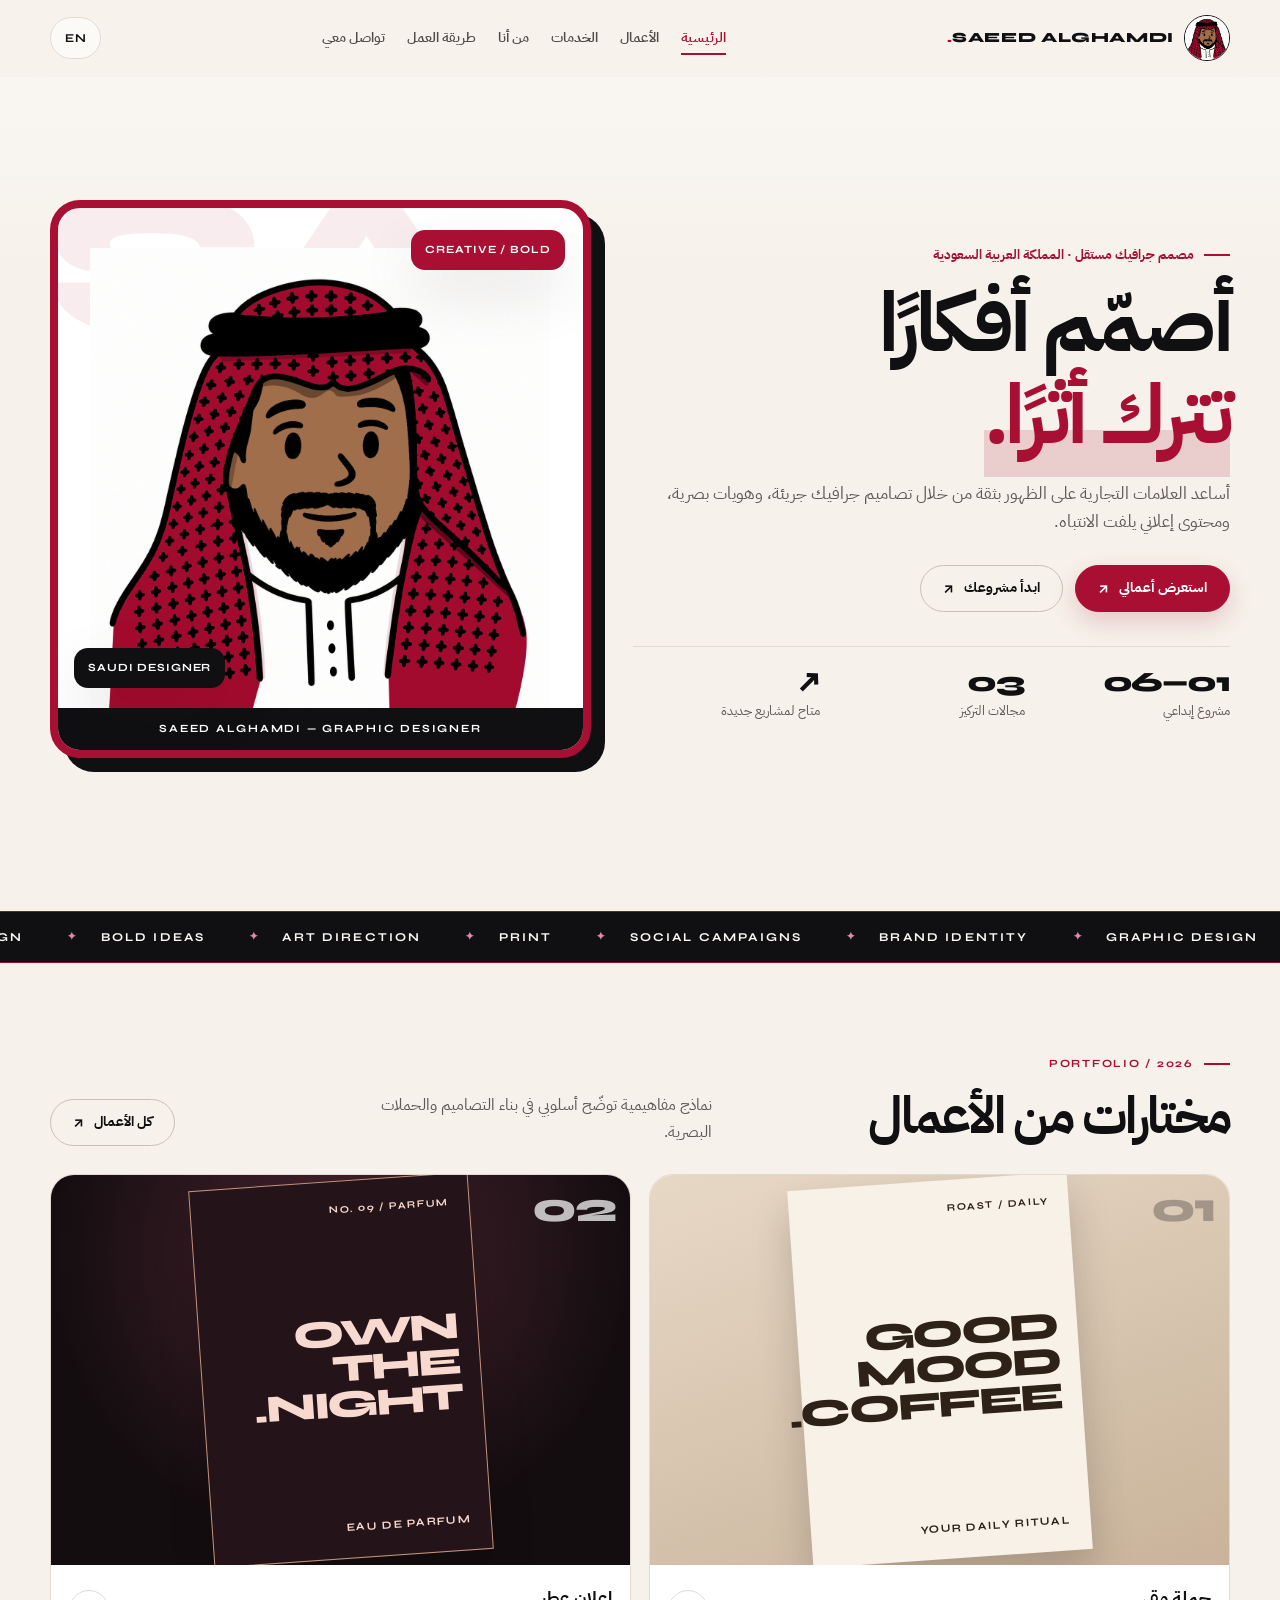
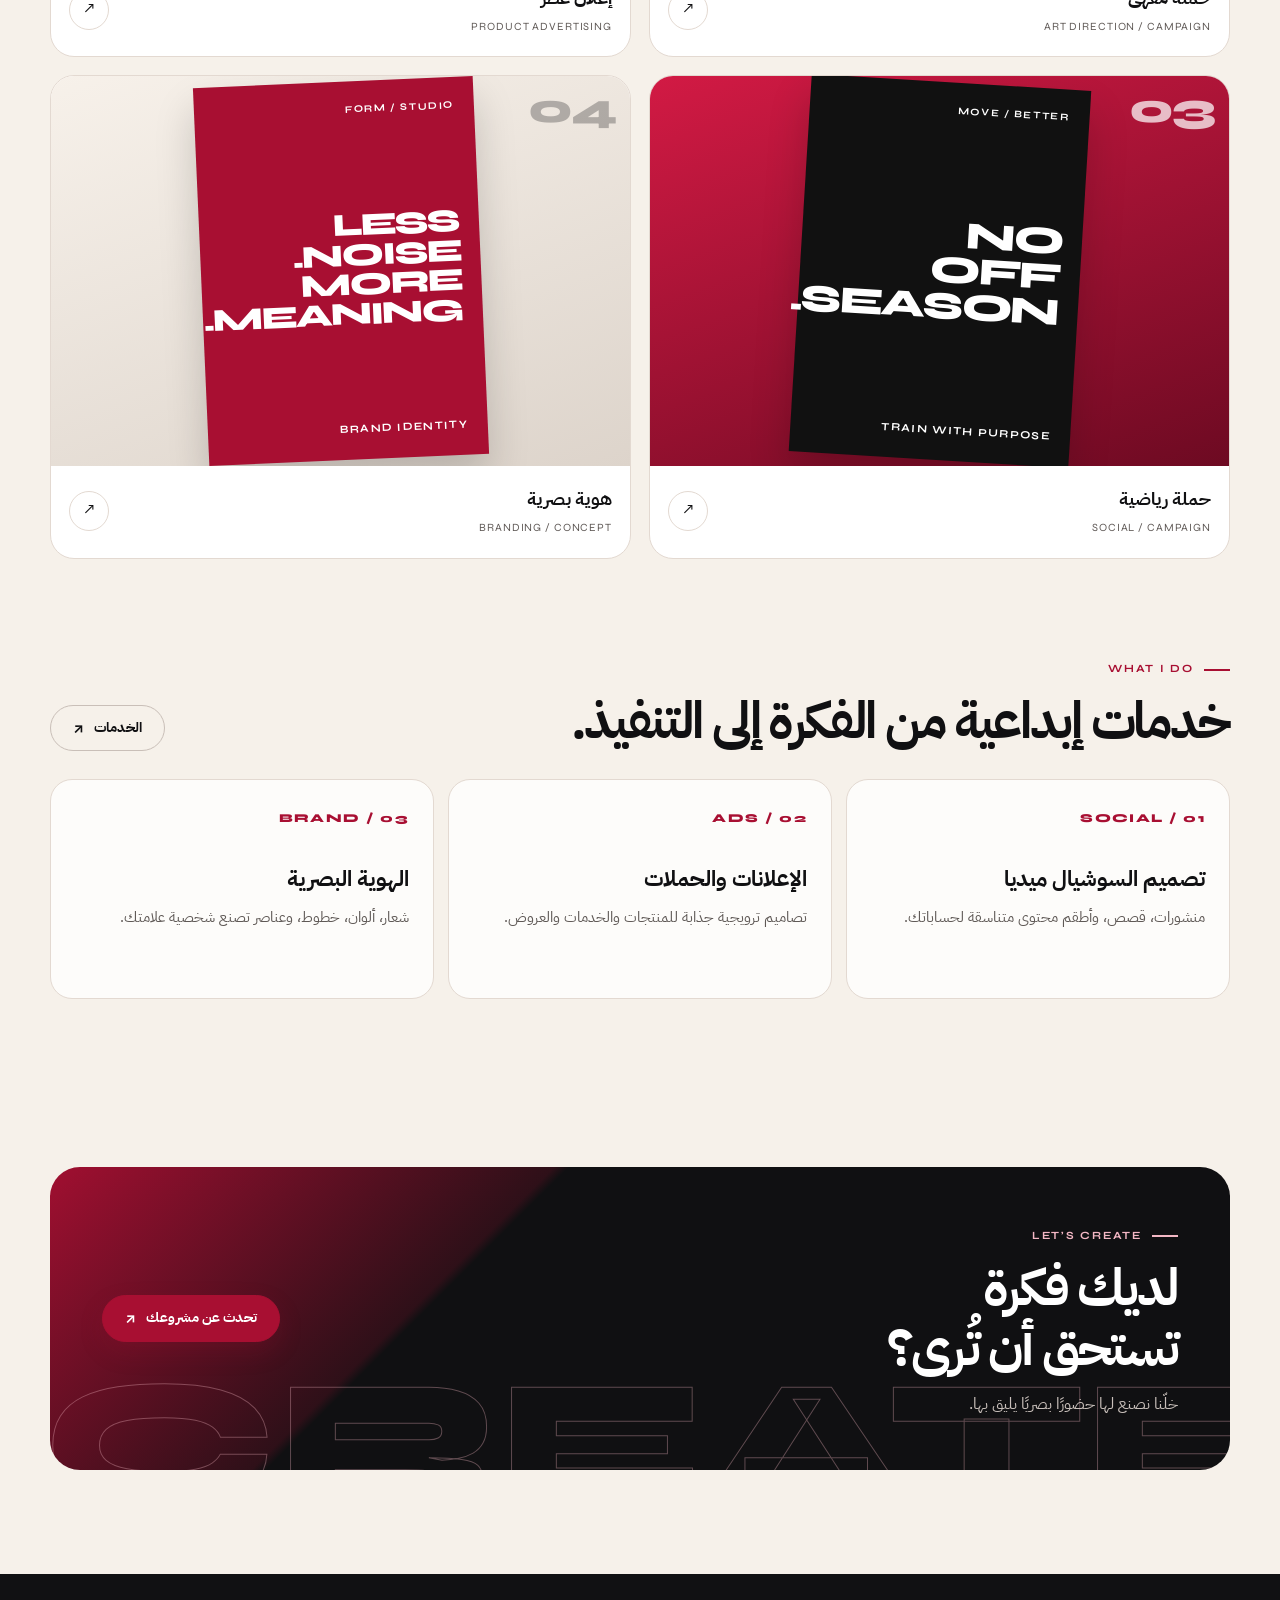
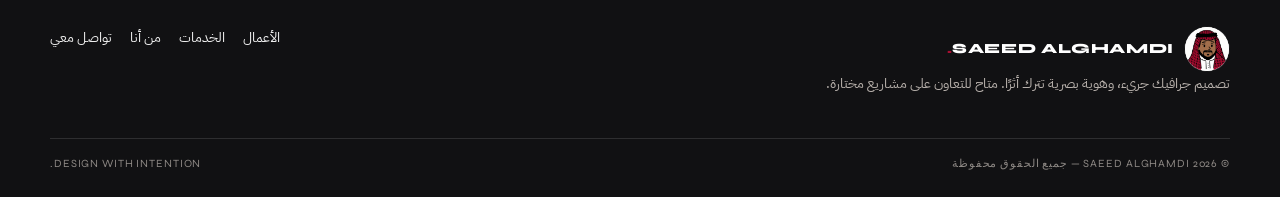
<file: index.html>
<!doctype html>
<html class="js" lang="ar" dir="rtl">
<head>
  <meta charset="utf-8">
  <meta name="viewport" content="width=device-width, initial-scale=1, viewport-fit=cover">
  <meta name="theme-color" content="#a80f32">
  <meta name="color-scheme" content="light">
  <meta name="description" content="Saeed Alghamdi — Independent graphic designer in Saudi Arabia. Bold graphic design, branding and social media campaigns.">
  <title>Saeed Alghamdi</title>
  <link rel="icon" href="assets/saeed-logo.png">
  <link rel="preconnect" href="https://fonts.googleapis.com">
  <link rel="preconnect" href="https://fonts.gstatic.com" crossorigin>
  <link rel="stylesheet" href="https://fonts.googleapis.com/css2?family=IBM+Plex+Sans+Arabic:wght@400;500;600;700&family=Inter:wght@400;500;600;700&family=Syne:wght@600;700;800&display=swap">
  <link rel="stylesheet" href="styles.css">
</head>
<body data-title="Home">
  <a class="skip" href="#main" data-i18n="skip">تخطي إلى المحتوى</a>
  <header class="topbar">
    <div class="container nav">
      <a class="brand" href="index.html">
        <img src="assets/saeed-logo.png" alt="Saeed Alghamdi logo">
        <span>SAEED ALGHAMDI<em>.</em></span>
      </a>
      <nav class="navlinks" id="site-nav" data-i18n-aria="navLabel" aria-label="التنقل الرئيسي">
        <a href="index.html" data-i18n="home">الرئيسية</a>
        <a href="work.html" data-i18n="work">الأعمال</a>
        <a href="services.html" data-i18n="services">الخدمات</a>
        <a href="about.html" data-i18n="about">من أنا</a>
        <a href="process.html" data-i18n="process">طريقة العمل</a>
        <a href="contact.html" data-i18n="contact">تواصل معي</a>
      </nav>
      <div class="navtools">
        <button class="lang" type="button" data-lang-toggle>EN</button>
        <button class="menu-btn" type="button" aria-label="فتح القائمة" aria-expanded="false" aria-controls="site-nav">
          <span class="menu-icon" aria-hidden="true"></span>
        </button>
      </div>
    </div>
  </header>
  <main id="main">
    <section class="hero">
      <div class="container hero-grid">
        <div class="hero-copy reveal">
          <div class="kicker" data-i18n="heroEyebrow">مصمم جرافيك مستقل · المملكة العربية السعودية</div>
          <h1 data-i18n="heroTitle">أصمّم أفكارًا <span>تترك أثرًا.</span></h1>
          <p data-i18n="heroText">أساعد العلامات التجارية على الظهور بثقة من خلال تصاميم جرافيك جريئة، وهويات بصرية، ومحتوى إعلاني يلفت الانتباه.</p>
          <div class="actions">
            <a class="btn with-arrow" href="work.html" data-i18n="viewWork">استعرض أعمالي</a>
            <a class="btn outline with-arrow" href="contact.html" data-i18n="startProject">ابدأ مشروعك</a>
          </div>
          <div class="stats">
            <div class="stat"><strong>01—06</strong><span data-i18n="projects">مشروع إبداعي</span></div>
            <div class="stat"><strong>03</strong><span data-i18n="focus">مجالات التركيز</span></div>
            <div class="stat"><strong>↗</strong><span data-i18n="availability">متاح لمشاريع جديدة</span></div>
          </div>
        </div>
        <div class="hero-art reveal">
          <div class="floating-tag tag-one">CREATIVE / BOLD</div>
          <img src="assets/saeed-logo.png" alt="Saeed Alghamdi illustrated brand mascot">
          <div class="floating-tag tag-two">SAUDI DESIGNER</div>
          <div class="art-caption">SAEED ALGHAMDI — GRAPHIC DESIGNER</div>
        </div>
      </div>
    </section>
    <div class="marquee" aria-hidden="true">
      <div class="marquee-track">
        <div class="marquee-group">
          <span>GRAPHIC DESIGN</span><span>BRAND IDENTITY</span><span>SOCIAL CAMPAIGNS</span><span>PRINT</span><span>ART DIRECTION</span><span>BOLD IDEAS</span>
        </div>
        <div class="marquee-group">
          <span>GRAPHIC DESIGN</span><span>BRAND IDENTITY</span><span>SOCIAL CAMPAIGNS</span><span>PRINT</span><span>ART DIRECTION</span><span>BOLD IDEAS</span>
        </div>
      </div>
    </div>
    <section class="section">
      <div class="container">
        <div class="section-head reveal">
          <div>
            <div class="eyebrow">PORTFOLIO / 2026</div>
            <h2 data-i18n="featured">مختارات من الأعمال</h2>
          </div>
          <p data-i18n="featuredText">نماذج مفاهيمية توضّح أسلوبي في بناء التصاميم والحملات البصرية.</p>
          <a class="btn outline with-arrow" href="work.html" data-i18n="allWork">كل الأعمال</a>
        </div>
        <div class="work-grid">
          <article class="work-card">
            <a href="work.html#coffee">
              <div class="work-visual visual-coffee"><div class="poster"><small>ROAST / DAILY</small><b>GOOD<br>MOOD<br>COFFEE.</b><em>YOUR DAILY RITUAL</em></div></div>
              <div class="work-info"><div><h3 data-i18n="coffee">حملة مقهى</h3><p>ART DIRECTION / CAMPAIGN</p></div><span class="arrow">↗</span></div>
            </a>
          </article>
          <article class="work-card">
            <a href="work.html#perfume">
              <div class="work-visual visual-perfume"><div class="poster"><small>NO. 09 / PARFUM</small><b>OWN<br>THE<br>NIGHT.</b><em>EAU DE PARFUM</em></div></div>
              <div class="work-info"><div><h3 data-i18n="perfume">إعلان عطر</h3><p>PRODUCT ADVERTISING</p></div><span class="arrow">↗</span></div>
            </a>
          </article>
          <article class="work-card">
            <a href="work.html#sport">
              <div class="work-visual visual-sport"><div class="poster"><small>MOVE / BETTER</small><b>NO<br>OFF<br>SEASON.</b><em>TRAIN WITH PURPOSE</em></div></div>
              <div class="work-info"><div><h3 data-i18n="sport">حملة رياضية</h3><p>SOCIAL / CAMPAIGN</p></div><span class="arrow">↗</span></div>
            </a>
          </article>
          <article class="work-card">
            <a href="work.html#identity">
              <div class="work-visual visual-brand"><div class="poster"><small>FORM / STUDIO</small><b>LESS<br>NOISE.<br>MORE<br>MEANING.</b><em>BRAND IDENTITY</em></div></div>
              <div class="work-info"><div><h3 data-i18n="identity">هوية بصرية</h3><p>BRANDING / CONCEPT</p></div><span class="arrow">↗</span></div>
            </a>
          </article>
        </div>
      </div>
    </section>
    <section class="section" style="padding-top:10px">
      <div class="container">
        <div class="section-head reveal">
          <div>
            <div class="eyebrow">WHAT I DO</div>
            <h2 data-i18n="servicesTitle">خدمات إبداعية من الفكرة إلى التنفيذ.</h2>
          </div>
          <a class="btn outline with-arrow" href="services.html" data-i18n="services">الخدمات</a>
        </div>
        <div class="services-grid">
          <div class="service reveal"><span class="num">01 / SOCIAL</span><h3 data-i18n="service1">تصميم السوشيال ميديا</h3><p data-i18n="service1d">منشورات، قصص، وأطقم محتوى متناسقة لحساباتك.</p></div>
          <div class="service reveal"><span class="num">02 / ADS</span><h3 data-i18n="service2">الإعلانات والحملات</h3><p data-i18n="service2d">تصاميم ترويجية جذابة للمنتجات والخدمات والعروض.</p></div>
          <div class="service reveal"><span class="num">03 / BRAND</span><h3 data-i18n="service3">الهوية البصرية</h3><p data-i18n="service3d">شعار، ألوان، خطوط، وعناصر تصنع شخصية علامتك.</p></div>
        </div>
      </div>
    </section>
    <section class="section">
      <div class="container">
        <div class="dark-band reveal">
          <div>
            <div class="eyebrow on-dark">LET’S CREATE</div>
            <h2 data-i18n="ctaTitle">لديك فكرة تستحق أن تُرى؟</h2>
            <p data-i18n="ctaText">خلّنا نصنع لها حضورًا بصريًا يليق بها.</p>
          </div>
          <a class="btn with-arrow" href="contact.html" data-i18n="ctaButton">تحدث عن مشروعك</a>
        </div>
      </div>
    </section>
  </main>
  <footer class="footer">
    <div class="container">
      <div class="footer-top">
        <div>
          <a class="brand brand-light" href="index.html"><img src="assets/saeed-logo.png" alt=""><span>SAEED ALGHAMDI<em>.</em></span></a>
          <p data-i18n="footerText">تصميم جرافيك جريء، وهوية بصرية تترك أثرًا. متاح للتعاون على مشاريع مختارة.</p>
        </div>
        <div class="footer-links">
          <a href="work.html" data-i18n="work">الأعمال</a>
          <a href="services.html" data-i18n="services">الخدمات</a>
          <a href="about.html" data-i18n="about">من أنا</a>
          <a href="contact.html" data-i18n="contact">تواصل معي</a>
        </div>
      </div>
      <div class="copyright">
        <span>© 2026 SAEED ALGHAMDI — <span data-i18n="rights">جميع الحقوق محفوظة</span></span>
        <span>DESIGN WITH INTENTION.</span>
      </div>
    </div>
  </footer>
  <script src="app.js"></script>
</body>
</html>
</file>
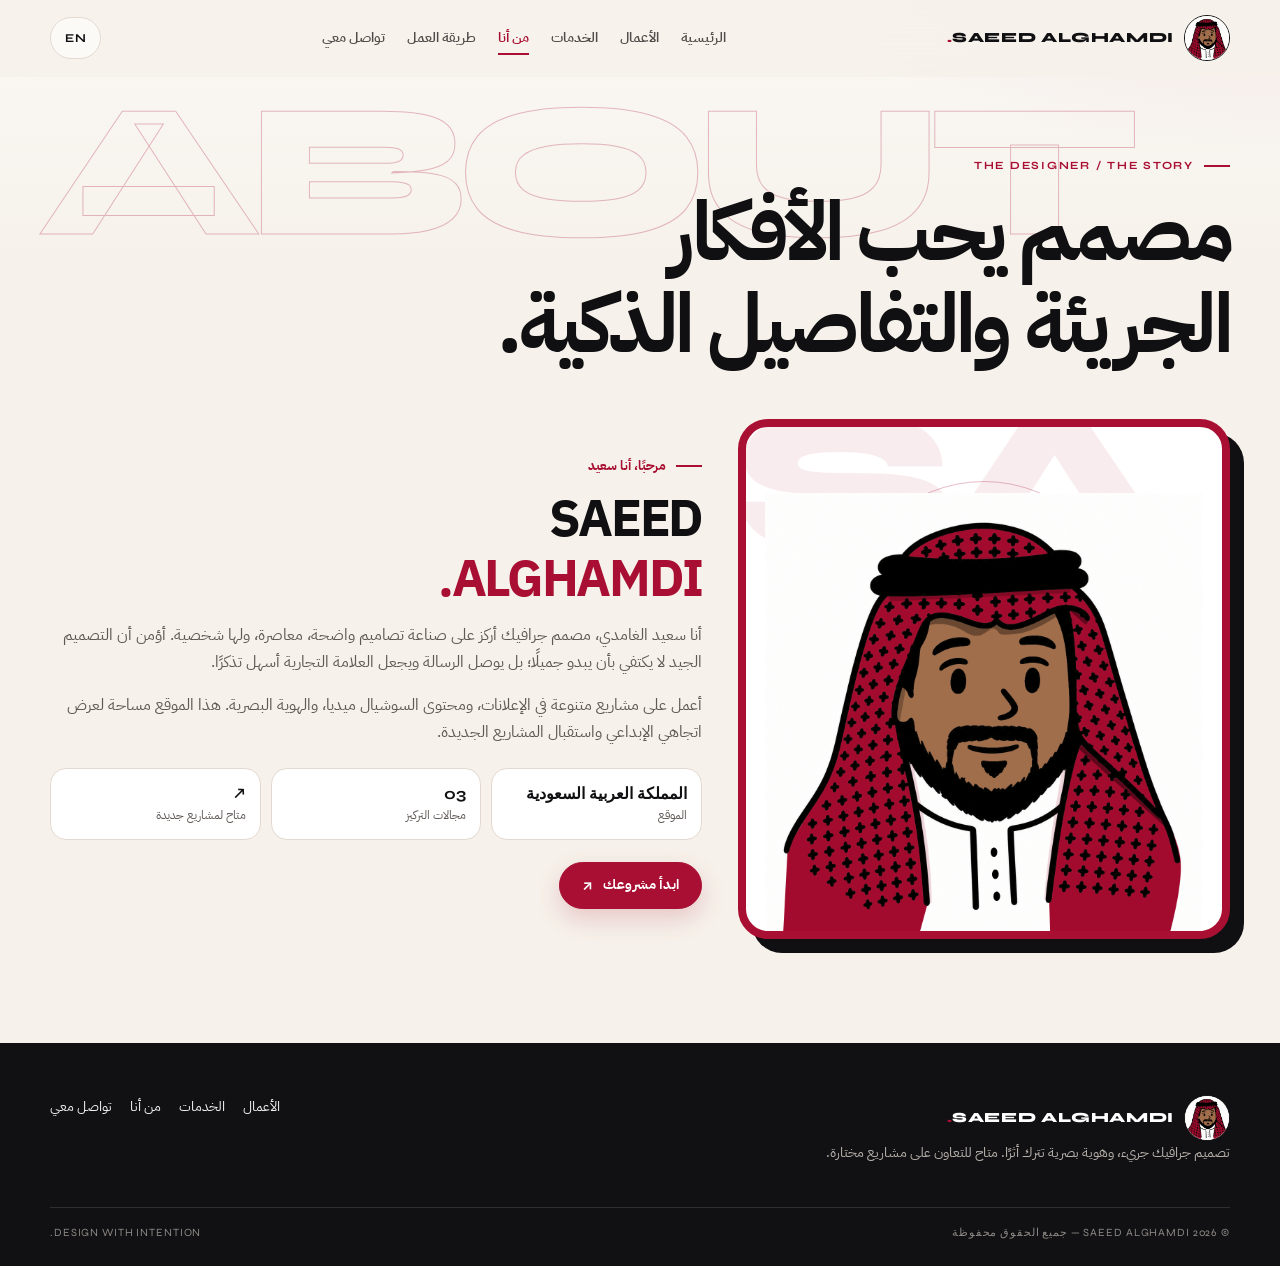
<file: about.html>
<!doctype html>
<html class="js" lang="ar" dir="rtl">
<head>
  <meta charset="utf-8">
  <meta name="viewport" content="width=device-width, initial-scale=1, viewport-fit=cover">
  <meta name="theme-color" content="#a80f32">
  <meta name="color-scheme" content="light">
  <meta name="description" content="Saeed Alghamdi — Independent graphic designer in Saudi Arabia. Bold graphic design, branding and social media campaigns.">
  <title>Saeed Alghamdi</title>
  <link rel="icon" href="assets/saeed-logo.png">
  <link rel="preconnect" href="https://fonts.googleapis.com">
  <link rel="preconnect" href="https://fonts.gstatic.com" crossorigin>
  <link rel="stylesheet" href="https://fonts.googleapis.com/css2?family=IBM+Plex+Sans+Arabic:wght@400;500;600;700&family=Inter:wght@400;500;600;700&family=Syne:wght@600;700;800&display=swap">
  <link rel="stylesheet" href="styles.css">
</head>
<body data-title="About">
  <a class="skip" href="#main" data-i18n="skip">تخطي إلى المحتوى</a>
  <header class="topbar">
    <div class="container nav">
      <a class="brand" href="index.html">
        <img src="assets/saeed-logo.png" alt="Saeed Alghamdi logo">
        <span>SAEED ALGHAMDI<em>.</em></span>
      </a>
      <nav class="navlinks" id="site-nav" data-i18n-aria="navLabel" aria-label="التنقل الرئيسي">
        <a href="index.html" data-i18n="home">الرئيسية</a>
        <a href="work.html" data-i18n="work">الأعمال</a>
        <a href="services.html" data-i18n="services">الخدمات</a>
        <a href="about.html" data-i18n="about">من أنا</a>
        <a href="process.html" data-i18n="process">طريقة العمل</a>
        <a href="contact.html" data-i18n="contact">تواصل معي</a>
      </nav>
      <div class="navtools">
        <button class="lang" type="button" data-lang-toggle>EN</button>
        <button class="menu-btn" type="button" aria-label="فتح القائمة" aria-expanded="false" aria-controls="site-nav">
          <span class="menu-icon" aria-hidden="true"></span>
        </button>
      </div>
    </div>
  </header>
  <main id="main">
    <section class="page-hero" data-mark="ABOUT">
      <div class="container">
        <div class="eyebrow">THE DESIGNER / THE STORY</div>
        <h1 data-i18n="aboutTitle">مصمم يحب الأفكار الجريئة والتفاصيل الذكية.</h1>
      </div>
    </section>
    <section class="section" style="padding-top:10px">
      <div class="container about-grid">
        <div class="about-photo reveal">
          <img src="assets/saeed-logo.png" alt="Saeed Alghamdi illustrated logo">
        </div>
        <div class="about-copy reveal">
          <div class="kicker" data-i18n="aboutHello">مرحبًا، أنا سعيد</div>
          <h2>SAEED<br><span>ALGHAMDI.</span></h2>
          <p data-i18n="aboutText">أنا سعيد الغامدي، مصمم جرافيك أركز على صناعة تصاميم واضحة، معاصرة، ولها شخصية. أؤمن أن التصميم الجيد لا يكتفي بأن يبدو جميلًا؛ بل يوصل الرسالة ويجعل العلامة التجارية أسهل تذكرًا.</p>
          <p data-i18n="aboutNote">أعمل على مشاريع متنوعة في الإعلانات، ومحتوى السوشيال ميديا، والهوية البصرية. هذا الموقع مساحة لعرض اتجاهي الإبداعي واستقبال المشاريع الجديدة.</p>
          <div class="facts">
            <div class="fact"><b data-i18n="locationValue">المملكة العربية السعودية</b><span data-i18n="location">الموقع</span></div>
            <div class="fact"><b>03</b><span data-i18n="focus">مجالات التركيز</span></div>
            <div class="fact"><b>↗</b><span data-i18n="availability">متاح لمشاريع جديدة</span></div>
          </div>
          <a class="btn with-arrow" href="contact.html" data-i18n="startProject">ابدأ مشروعك</a>
        </div>
      </div>
    </section>
  </main>
  <footer class="footer">
    <div class="container">
      <div class="footer-top">
        <div>
          <a class="brand brand-light" href="index.html"><img src="assets/saeed-logo.png" alt=""><span>SAEED ALGHAMDI<em>.</em></span></a>
          <p data-i18n="footerText">تصميم جرافيك جريء، وهوية بصرية تترك أثرًا. متاح للتعاون على مشاريع مختارة.</p>
        </div>
        <div class="footer-links">
          <a href="work.html" data-i18n="work">الأعمال</a>
          <a href="services.html" data-i18n="services">الخدمات</a>
          <a href="about.html" data-i18n="about">من أنا</a>
          <a href="contact.html" data-i18n="contact">تواصل معي</a>
        </div>
      </div>
      <div class="copyright">
        <span>© 2026 SAEED ALGHAMDI — <span data-i18n="rights">جميع الحقوق محفوظة</span></span>
        <span>DESIGN WITH INTENTION.</span>
      </div>
    </div>
  </footer>
  <script src="app.js"></script>
</body>
</html>
</file>
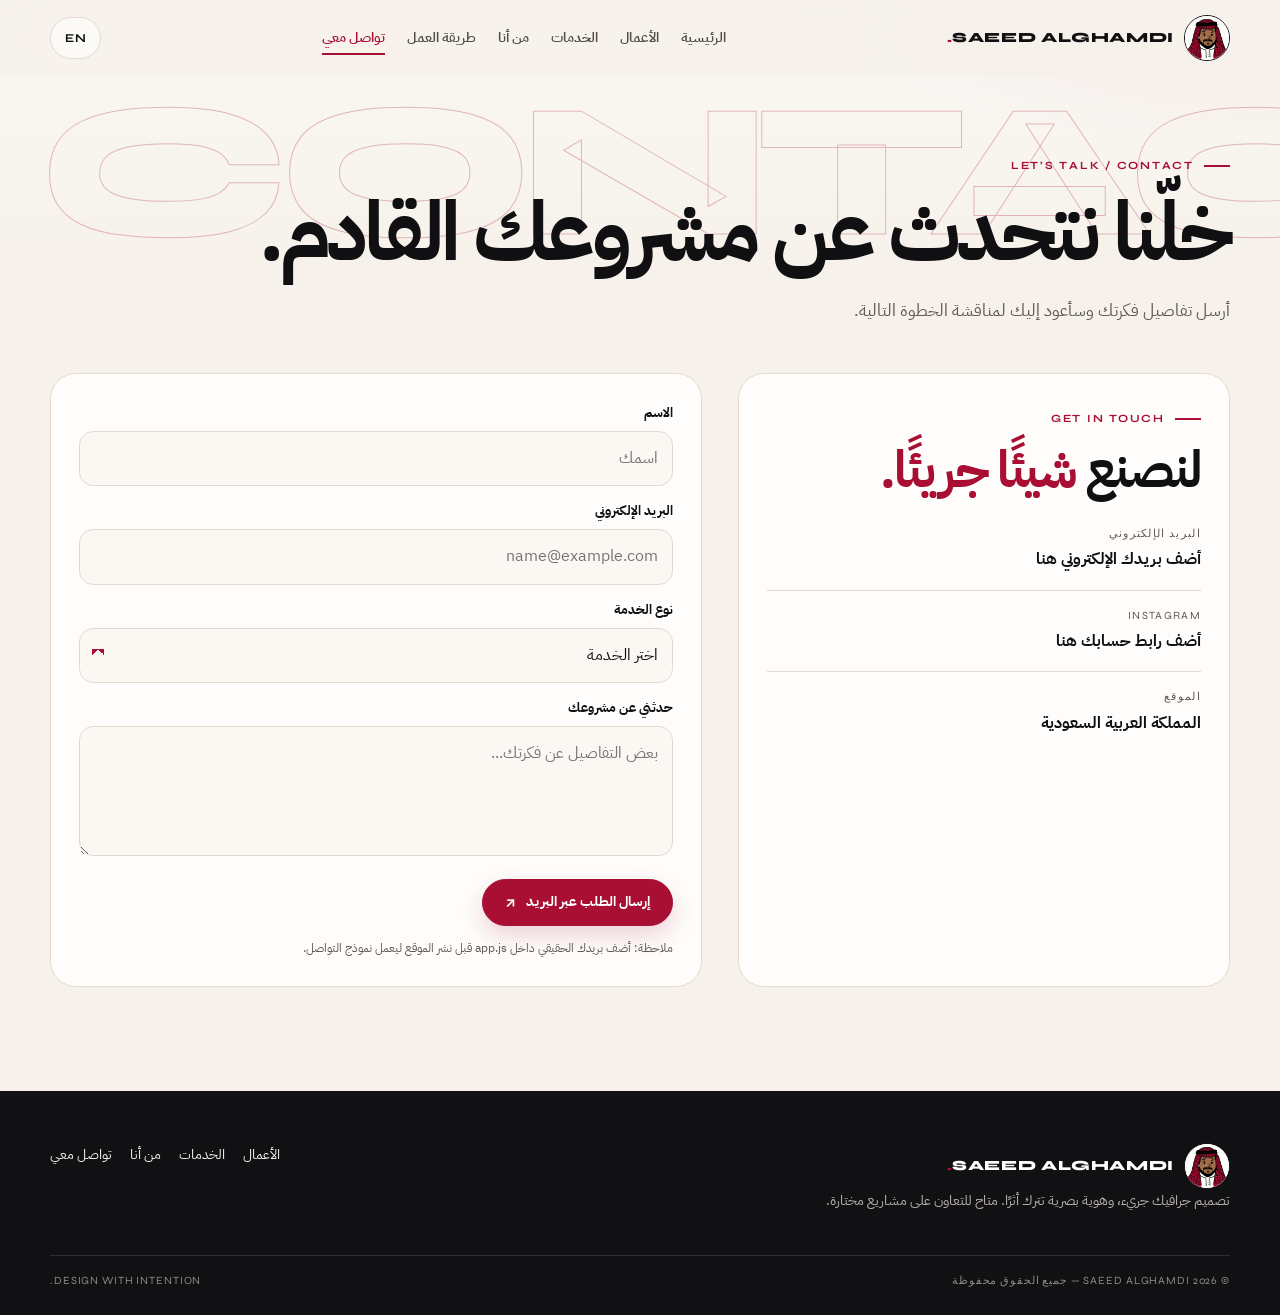
<file: contact.html>
<!doctype html>
<html class="js" lang="ar" dir="rtl">
<head>
  <meta charset="utf-8">
  <meta name="viewport" content="width=device-width, initial-scale=1, viewport-fit=cover">
  <meta name="theme-color" content="#a80f32">
  <meta name="color-scheme" content="light">
  <meta name="description" content="Saeed Alghamdi — Independent graphic designer in Saudi Arabia. Bold graphic design, branding and social media campaigns.">
  <title>Saeed Alghamdi</title>
  <link rel="icon" href="assets/saeed-logo.png">
  <link rel="preconnect" href="https://fonts.googleapis.com">
  <link rel="preconnect" href="https://fonts.gstatic.com" crossorigin>
  <link rel="stylesheet" href="https://fonts.googleapis.com/css2?family=IBM+Plex+Sans+Arabic:wght@400;500;600;700&family=Inter:wght@400;500;600;700&family=Syne:wght@600;700;800&display=swap">
  <link rel="stylesheet" href="styles.css">
</head>
<body data-title="Contact">
  <a class="skip" href="#main" data-i18n="skip">تخطي إلى المحتوى</a>
  <header class="topbar">
    <div class="container nav">
      <a class="brand" href="index.html">
        <img src="assets/saeed-logo.png" alt="Saeed Alghamdi logo">
        <span>SAEED ALGHAMDI<em>.</em></span>
      </a>
      <nav class="navlinks" id="site-nav" data-i18n-aria="navLabel" aria-label="التنقل الرئيسي">
        <a href="index.html" data-i18n="home">الرئيسية</a>
        <a href="work.html" data-i18n="work">الأعمال</a>
        <a href="services.html" data-i18n="services">الخدمات</a>
        <a href="about.html" data-i18n="about">من أنا</a>
        <a href="process.html" data-i18n="process">طريقة العمل</a>
        <a href="contact.html" data-i18n="contact">تواصل معي</a>
      </nav>
      <div class="navtools">
        <button class="lang" type="button" data-lang-toggle>EN</button>
        <button class="menu-btn" type="button" aria-label="فتح القائمة" aria-expanded="false" aria-controls="site-nav">
          <span class="menu-icon" aria-hidden="true"></span>
        </button>
      </div>
    </div>
  </header>
  <main id="main">
    <section class="page-hero" data-mark="CONTACT">
      <div class="container">
        <div class="eyebrow">LET’S TALK / CONTACT</div>
        <h1 data-i18n="contactTitle">خلّنا نتحدث عن مشروعك القادم.</h1>
        <p data-i18n="contactText">أرسل تفاصيل فكرتك وسأعود إليك لمناقشة الخطوة التالية.</p>
      </div>
    </section>
    <section class="section" style="padding-top:10px">
      <div class="container contact-grid">
        <div class="contact-card reveal">
          <div class="eyebrow">GET IN TOUCH</div>
          <h2 data-i18n="contactAside">لنصنع <span>شيئًا جريئًا.</span></h2>
          <div class="contact-line"><small data-i18n="email">البريد الإلكتروني</small><strong>أضف بريدك الإلكتروني هنا</strong></div>
          <div class="contact-line"><small>INSTAGRAM</small><strong>أضف رابط حسابك هنا</strong></div>
          <div class="contact-line"><small data-i18n="location">الموقع</small><strong data-i18n="locationValue">المملكة العربية السعودية</strong></div>
        </div>
        <form class="form-card reveal" id="contact-form">
          <label class="field"><span data-i18n="name">الاسم</span><input name="name" autocomplete="name" required data-i18n-placeholder="phName" placeholder="اسمك"></label>
          <label class="field"><span data-i18n="emailLabel">البريد الإلكتروني</span><input type="email" name="email" autocomplete="email" required data-i18n-placeholder="phEmail" placeholder="name@example.com"></label>
          <label class="field">
            <span data-i18n="type">نوع الخدمة</span>
            <select name="type" required>
              <option value="" data-i18n="select">اختر الخدمة</option>
              <option value="Social media design" data-i18n="optSocial">تصميم السوشيال ميديا</option>
              <option value="Advertising campaign" data-i18n="optAds">حملة إعلانية</option>
              <option value="Visual identity" data-i18n="optIdentity">هوية بصرية</option>
              <option value="Print design" data-i18n="optPrint">تصميم مطبوعات</option>
              <option value="Other" data-i18n="optOther">أخرى</option>
            </select>
          </label>
          <label class="field"><span data-i18n="message">حدثني عن مشروعك</span><textarea name="message" required data-i18n-placeholder="phMessage" placeholder="بعض التفاصيل عن فكرتك..."></textarea></label>
          <button class="btn with-arrow" type="submit" data-i18n="send">إرسال الطلب عبر البريد</button>
          <p class="form-note" data-i18n="formNote">ملاحظة: أضف بريدك الحقيقي داخل app.js قبل نشر الموقع ليعمل نموذج التواصل.</p>
        </form>
      </div>
    </section>
  </main>
  <footer class="footer">
    <div class="container">
      <div class="footer-top">
        <div>
          <a class="brand brand-light" href="index.html"><img src="assets/saeed-logo.png" alt=""><span>SAEED ALGHAMDI<em>.</em></span></a>
          <p data-i18n="footerText">تصميم جرافيك جريء، وهوية بصرية تترك أثرًا. متاح للتعاون على مشاريع مختارة.</p>
        </div>
        <div class="footer-links">
          <a href="work.html" data-i18n="work">الأعمال</a>
          <a href="services.html" data-i18n="services">الخدمات</a>
          <a href="about.html" data-i18n="about">من أنا</a>
          <a href="contact.html" data-i18n="contact">تواصل معي</a>
        </div>
      </div>
      <div class="copyright">
        <span>© 2026 SAEED ALGHAMDI — <span data-i18n="rights">جميع الحقوق محفوظة</span></span>
        <span>DESIGN WITH INTENTION.</span>
      </div>
    </div>
  </footer>
  <script src="app.js"></script>
</body>
</html>
</file>
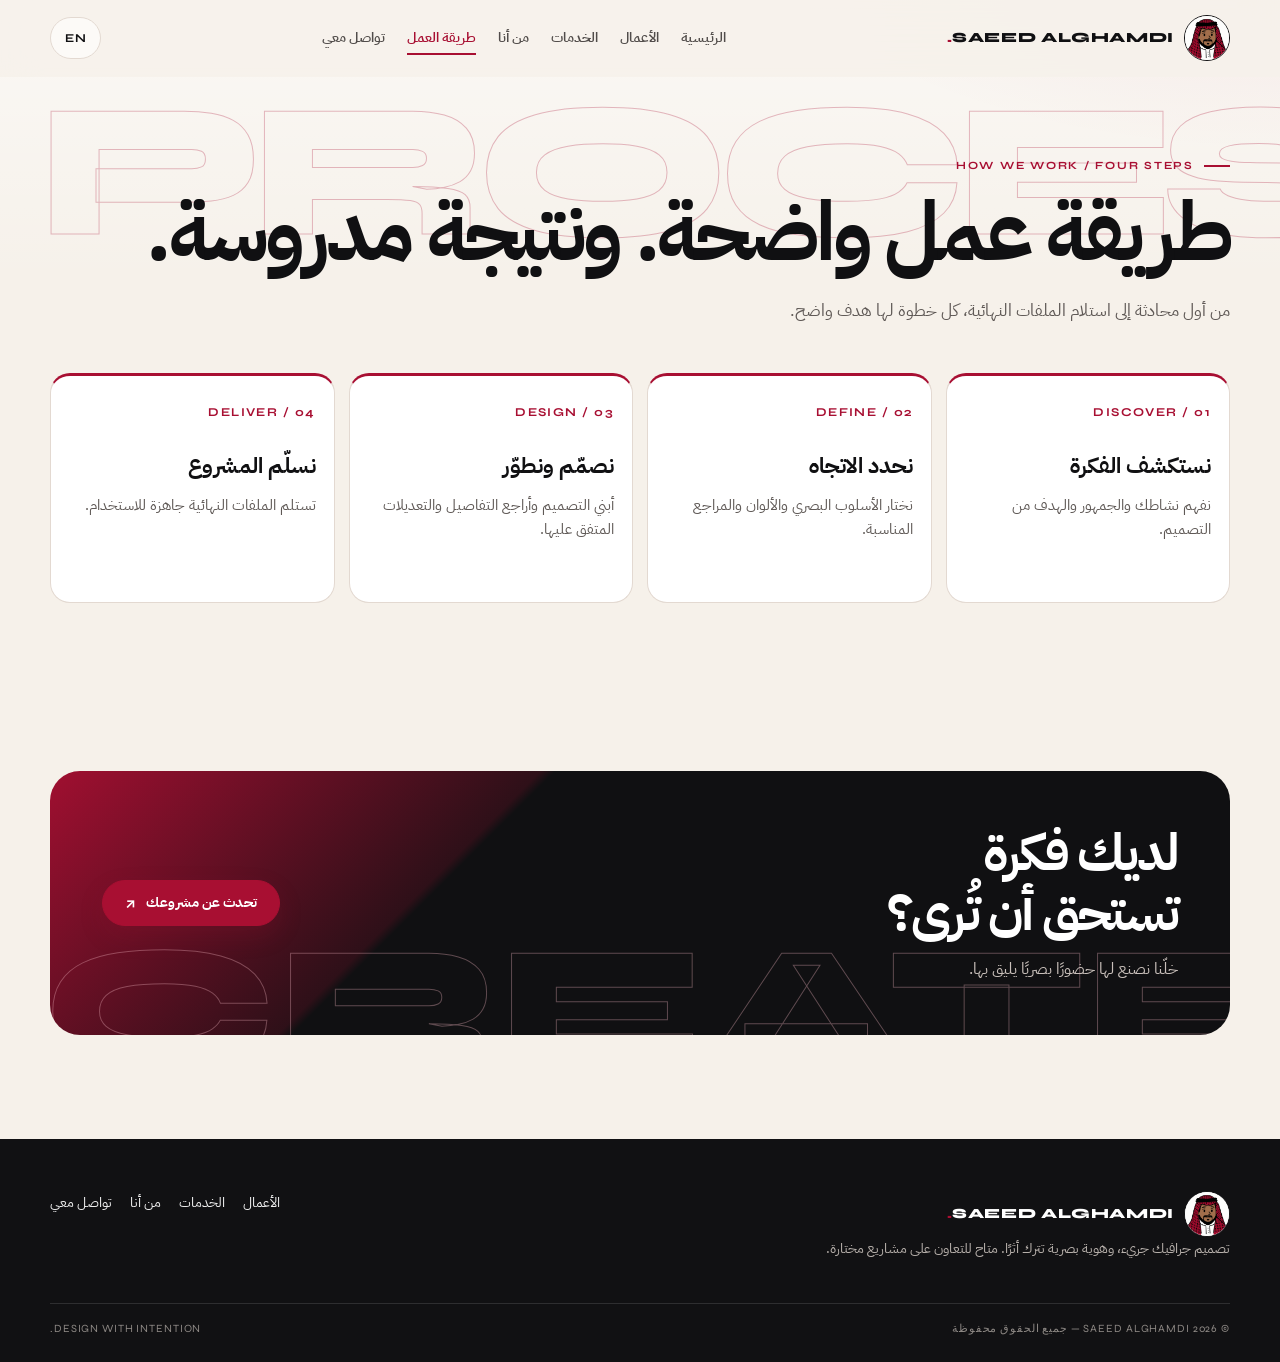
<file: process.html>
<!doctype html>
<html class="js" lang="ar" dir="rtl">
<head>
  <meta charset="utf-8">
  <meta name="viewport" content="width=device-width, initial-scale=1, viewport-fit=cover">
  <meta name="theme-color" content="#a80f32">
  <meta name="color-scheme" content="light">
  <meta name="description" content="Saeed Alghamdi — Independent graphic designer in Saudi Arabia. Bold graphic design, branding and social media campaigns.">
  <title>Saeed Alghamdi</title>
  <link rel="icon" href="assets/saeed-logo.png">
  <link rel="preconnect" href="https://fonts.googleapis.com">
  <link rel="preconnect" href="https://fonts.gstatic.com" crossorigin>
  <link rel="stylesheet" href="https://fonts.googleapis.com/css2?family=IBM+Plex+Sans+Arabic:wght@400;500;600;700&family=Inter:wght@400;500;600;700&family=Syne:wght@600;700;800&display=swap">
  <link rel="stylesheet" href="styles.css">
</head>
<body data-title="Process">
  <a class="skip" href="#main" data-i18n="skip">تخطي إلى المحتوى</a>
  <header class="topbar">
    <div class="container nav">
      <a class="brand" href="index.html">
        <img src="assets/saeed-logo.png" alt="Saeed Alghamdi logo">
        <span>SAEED ALGHAMDI<em>.</em></span>
      </a>
      <nav class="navlinks" id="site-nav" data-i18n-aria="navLabel" aria-label="التنقل الرئيسي">
        <a href="index.html" data-i18n="home">الرئيسية</a>
        <a href="work.html" data-i18n="work">الأعمال</a>
        <a href="services.html" data-i18n="services">الخدمات</a>
        <a href="about.html" data-i18n="about">من أنا</a>
        <a href="process.html" data-i18n="process">طريقة العمل</a>
        <a href="contact.html" data-i18n="contact">تواصل معي</a>
      </nav>
      <div class="navtools">
        <button class="lang" type="button" data-lang-toggle>EN</button>
        <button class="menu-btn" type="button" aria-label="فتح القائمة" aria-expanded="false" aria-controls="site-nav">
          <span class="menu-icon" aria-hidden="true"></span>
        </button>
      </div>
    </div>
  </header>
  <main id="main">
    <section class="page-hero" data-mark="PROCESS">
      <div class="container">
        <div class="eyebrow">HOW WE WORK / FOUR STEPS</div>
        <h1 data-i18n="processTitle">طريقة عمل واضحة. ونتيجة مدروسة.</h1>
        <p data-i18n="processLead">من أول محادثة إلى استلام الملفات النهائية، كل خطوة لها هدف واضح.</p>
      </div>
    </section>
    <section class="section" style="padding-top:10px">
      <div class="container process">
        <div class="step reveal"><b>01 / DISCOVER</b><h3 data-i18n="step1">نستكشف الفكرة</h3><p data-i18n="step1d">نفهم نشاطك والجمهور والهدف من التصميم.</p></div>
        <div class="step reveal"><b>02 / DEFINE</b><h3 data-i18n="step2">نحدد الاتجاه</h3><p data-i18n="step2d">نختار الأسلوب البصري والألوان والمراجع المناسبة.</p></div>
        <div class="step reveal"><b>03 / DESIGN</b><h3 data-i18n="step3">نصمّم ونطوّر</h3><p data-i18n="step3d">أبني التصميم وأراجع التفاصيل والتعديلات المتفق عليها.</p></div>
        <div class="step reveal"><b>04 / DELIVER</b><h3 data-i18n="step4">نسلّم المشروع</h3><p data-i18n="step4d">تستلم الملفات النهائية جاهزة للاستخدام.</p></div>
      </div>
    </section>
    <section class="section">
      <div class="container">
        <div class="dark-band reveal">
          <div>
            <h2 data-i18n="ctaTitle">لديك فكرة تستحق أن تُرى؟</h2>
            <p data-i18n="ctaText">خلّنا نصنع لها حضورًا بصريًا يليق بها.</p>
          </div>
          <a class="btn with-arrow" href="contact.html" data-i18n="ctaButton">تحدث عن مشروعك</a>
        </div>
      </div>
    </section>
  </main>
  <footer class="footer">
    <div class="container">
      <div class="footer-top">
        <div>
          <a class="brand brand-light" href="index.html"><img src="assets/saeed-logo.png" alt=""><span>SAEED ALGHAMDI<em>.</em></span></a>
          <p data-i18n="footerText">تصميم جرافيك جريء، وهوية بصرية تترك أثرًا. متاح للتعاون على مشاريع مختارة.</p>
        </div>
        <div class="footer-links">
          <a href="work.html" data-i18n="work">الأعمال</a>
          <a href="services.html" data-i18n="services">الخدمات</a>
          <a href="about.html" data-i18n="about">من أنا</a>
          <a href="contact.html" data-i18n="contact">تواصل معي</a>
        </div>
      </div>
      <div class="copyright">
        <span>© 2026 SAEED ALGHAMDI — <span data-i18n="rights">جميع الحقوق محفوظة</span></span>
        <span>DESIGN WITH INTENTION.</span>
      </div>
    </div>
  </footer>
  <script src="app.js"></script>
</body>
</html>
</file>
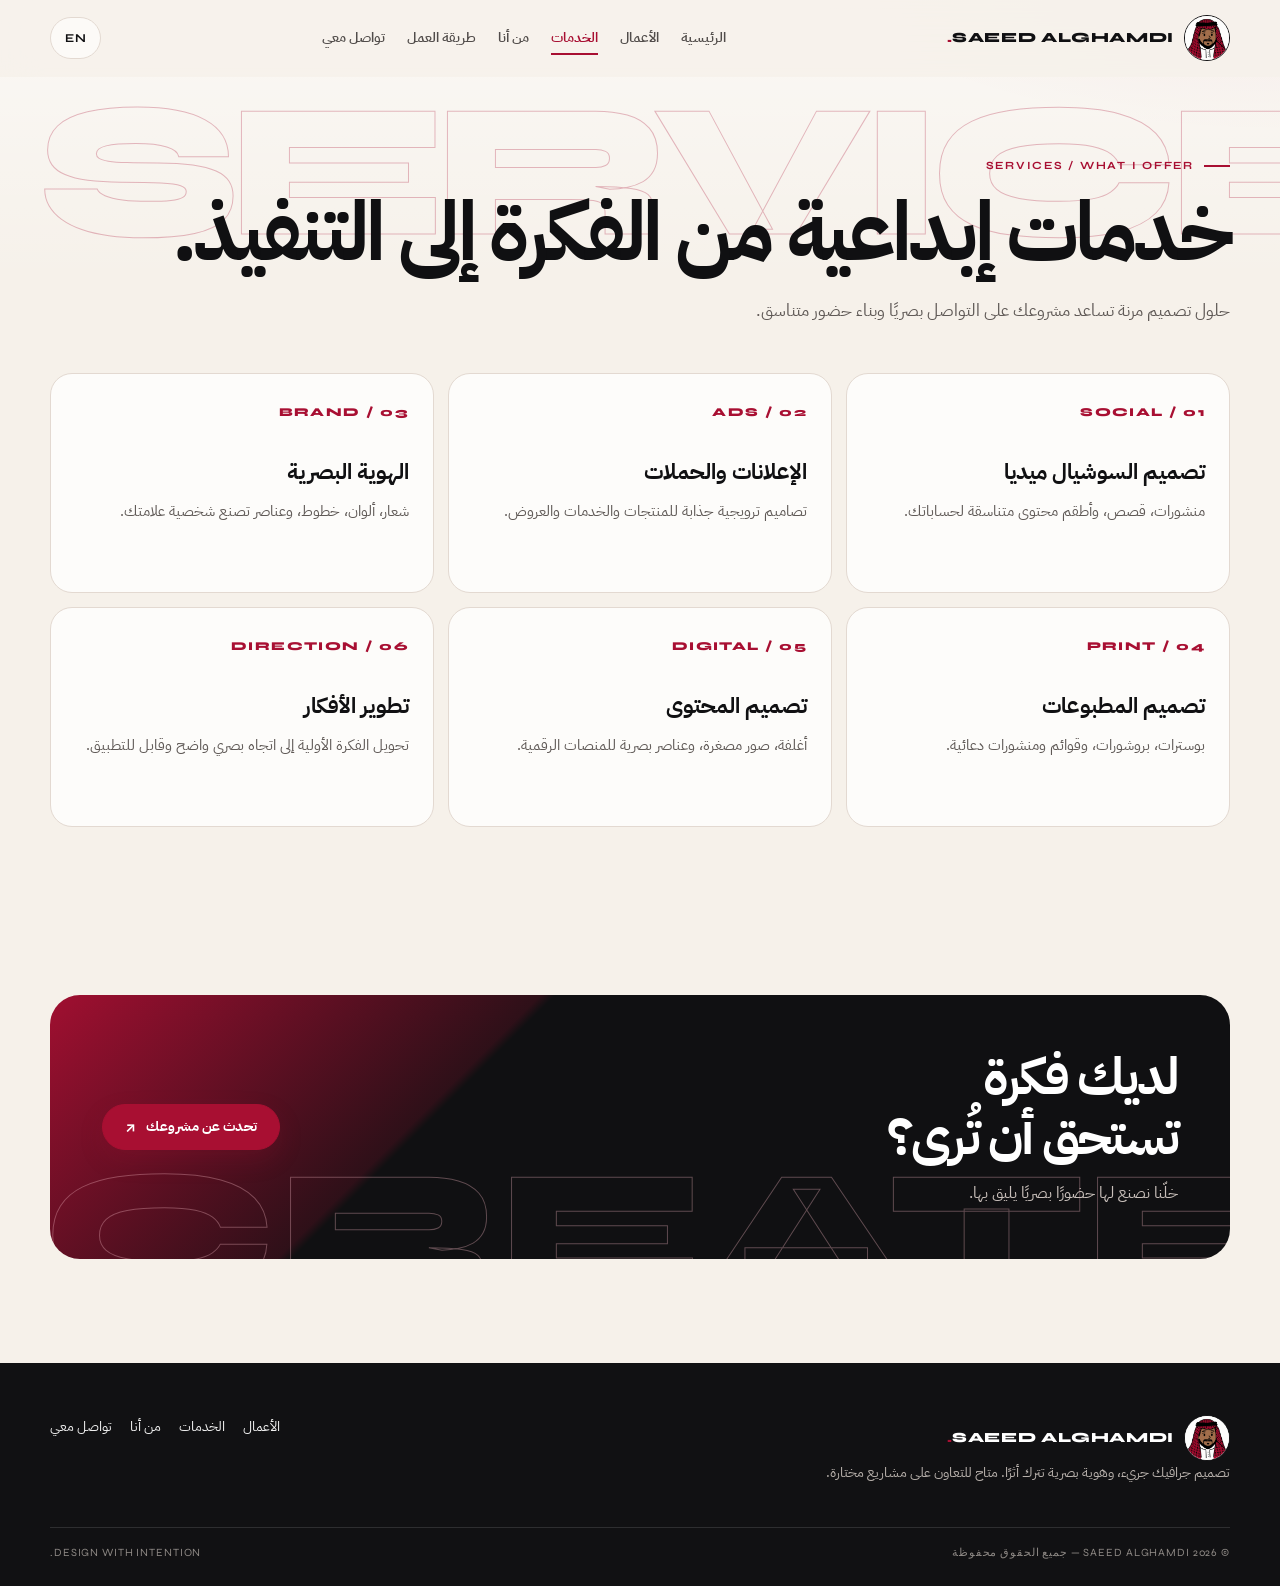
<file: services.html>
<!doctype html>
<html class="js" lang="ar" dir="rtl">
<head>
  <meta charset="utf-8">
  <meta name="viewport" content="width=device-width, initial-scale=1, viewport-fit=cover">
  <meta name="theme-color" content="#a80f32">
  <meta name="color-scheme" content="light">
  <meta name="description" content="Saeed Alghamdi — Independent graphic designer in Saudi Arabia. Bold graphic design, branding and social media campaigns.">
  <title>Saeed Alghamdi</title>
  <link rel="icon" href="assets/saeed-logo.png">
  <link rel="preconnect" href="https://fonts.googleapis.com">
  <link rel="preconnect" href="https://fonts.gstatic.com" crossorigin>
  <link rel="stylesheet" href="https://fonts.googleapis.com/css2?family=IBM+Plex+Sans+Arabic:wght@400;500;600;700&family=Inter:wght@400;500;600;700&family=Syne:wght@600;700;800&display=swap">
  <link rel="stylesheet" href="styles.css">
</head>
<body data-title="Services">
  <a class="skip" href="#main" data-i18n="skip">تخطي إلى المحتوى</a>
  <header class="topbar">
    <div class="container nav">
      <a class="brand" href="index.html">
        <img src="assets/saeed-logo.png" alt="Saeed Alghamdi logo">
        <span>SAEED ALGHAMDI<em>.</em></span>
      </a>
      <nav class="navlinks" id="site-nav" data-i18n-aria="navLabel" aria-label="التنقل الرئيسي">
        <a href="index.html" data-i18n="home">الرئيسية</a>
        <a href="work.html" data-i18n="work">الأعمال</a>
        <a href="services.html" data-i18n="services">الخدمات</a>
        <a href="about.html" data-i18n="about">من أنا</a>
        <a href="process.html" data-i18n="process">طريقة العمل</a>
        <a href="contact.html" data-i18n="contact">تواصل معي</a>
      </nav>
      <div class="navtools">
        <button class="lang" type="button" data-lang-toggle>EN</button>
        <button class="menu-btn" type="button" aria-label="فتح القائمة" aria-expanded="false" aria-controls="site-nav">
          <span class="menu-icon" aria-hidden="true"></span>
        </button>
      </div>
    </div>
  </header>
  <main id="main">
    <section class="page-hero" data-mark="SERVICES">
      <div class="container">
        <div class="eyebrow">SERVICES / WHAT I OFFER</div>
        <h1 data-i18n="servicesTitle">خدمات إبداعية من الفكرة إلى التنفيذ.</h1>
        <p data-i18n="servicesText">حلول تصميم مرنة تساعد مشروعك على التواصل بصريًا وبناء حضور متناسق.</p>
      </div>
    </section>
    <section class="section" style="padding-top:10px">
      <div class="container">
        <div class="services-grid">
          <div class="service reveal"><span class="num">01 / SOCIAL</span><h3 data-i18n="service1">تصميم السوشيال ميديا</h3><p data-i18n="service1d">منشورات، قصص، وأطقم محتوى متناسقة لحساباتك.</p></div>
          <div class="service reveal"><span class="num">02 / ADS</span><h3 data-i18n="service2">الإعلانات والحملات</h3><p data-i18n="service2d">تصاميم ترويجية جذابة للمنتجات والخدمات والعروض.</p></div>
          <div class="service reveal"><span class="num">03 / BRAND</span><h3 data-i18n="service3">الهوية البصرية</h3><p data-i18n="service3d">شعار، ألوان، خطوط، وعناصر تصنع شخصية علامتك.</p></div>
          <div class="service reveal"><span class="num">04 / PRINT</span><h3 data-i18n="service4">تصميم المطبوعات</h3><p data-i18n="service4d">بوسترات، بروشورات، وقوائم ومنشورات دعائية.</p></div>
          <div class="service reveal"><span class="num">05 / DIGITAL</span><h3 data-i18n="service5">تصميم المحتوى</h3><p data-i18n="service5d">أغلفة، صور مصغرة، وعناصر بصرية للمنصات الرقمية.</p></div>
          <div class="service reveal"><span class="num">06 / DIRECTION</span><h3 data-i18n="service6">تطوير الأفكار</h3><p data-i18n="service6d">تحويل الفكرة الأولية إلى اتجاه بصري واضح وقابل للتطبيق.</p></div>
        </div>
      </div>
    </section>
    <section class="section">
      <div class="container">
        <div class="dark-band reveal">
          <div>
            <h2 data-i18n="ctaTitle">لديك فكرة تستحق أن تُرى؟</h2>
            <p data-i18n="ctaText">خلّنا نصنع لها حضورًا بصريًا يليق بها.</p>
          </div>
          <a class="btn with-arrow" href="contact.html" data-i18n="ctaButton">تحدث عن مشروعك</a>
        </div>
      </div>
    </section>
  </main>
  <footer class="footer">
    <div class="container">
      <div class="footer-top">
        <div>
          <a class="brand brand-light" href="index.html"><img src="assets/saeed-logo.png" alt=""><span>SAEED ALGHAMDI<em>.</em></span></a>
          <p data-i18n="footerText">تصميم جرافيك جريء، وهوية بصرية تترك أثرًا. متاح للتعاون على مشاريع مختارة.</p>
        </div>
        <div class="footer-links">
          <a href="work.html" data-i18n="work">الأعمال</a>
          <a href="services.html" data-i18n="services">الخدمات</a>
          <a href="about.html" data-i18n="about">من أنا</a>
          <a href="contact.html" data-i18n="contact">تواصل معي</a>
        </div>
      </div>
      <div class="copyright">
        <span>© 2026 SAEED ALGHAMDI — <span data-i18n="rights">جميع الحقوق محفوظة</span></span>
        <span>DESIGN WITH INTENTION.</span>
      </div>
    </div>
  </footer>
  <script src="app.js"></script>
</body>
</html>
</file>
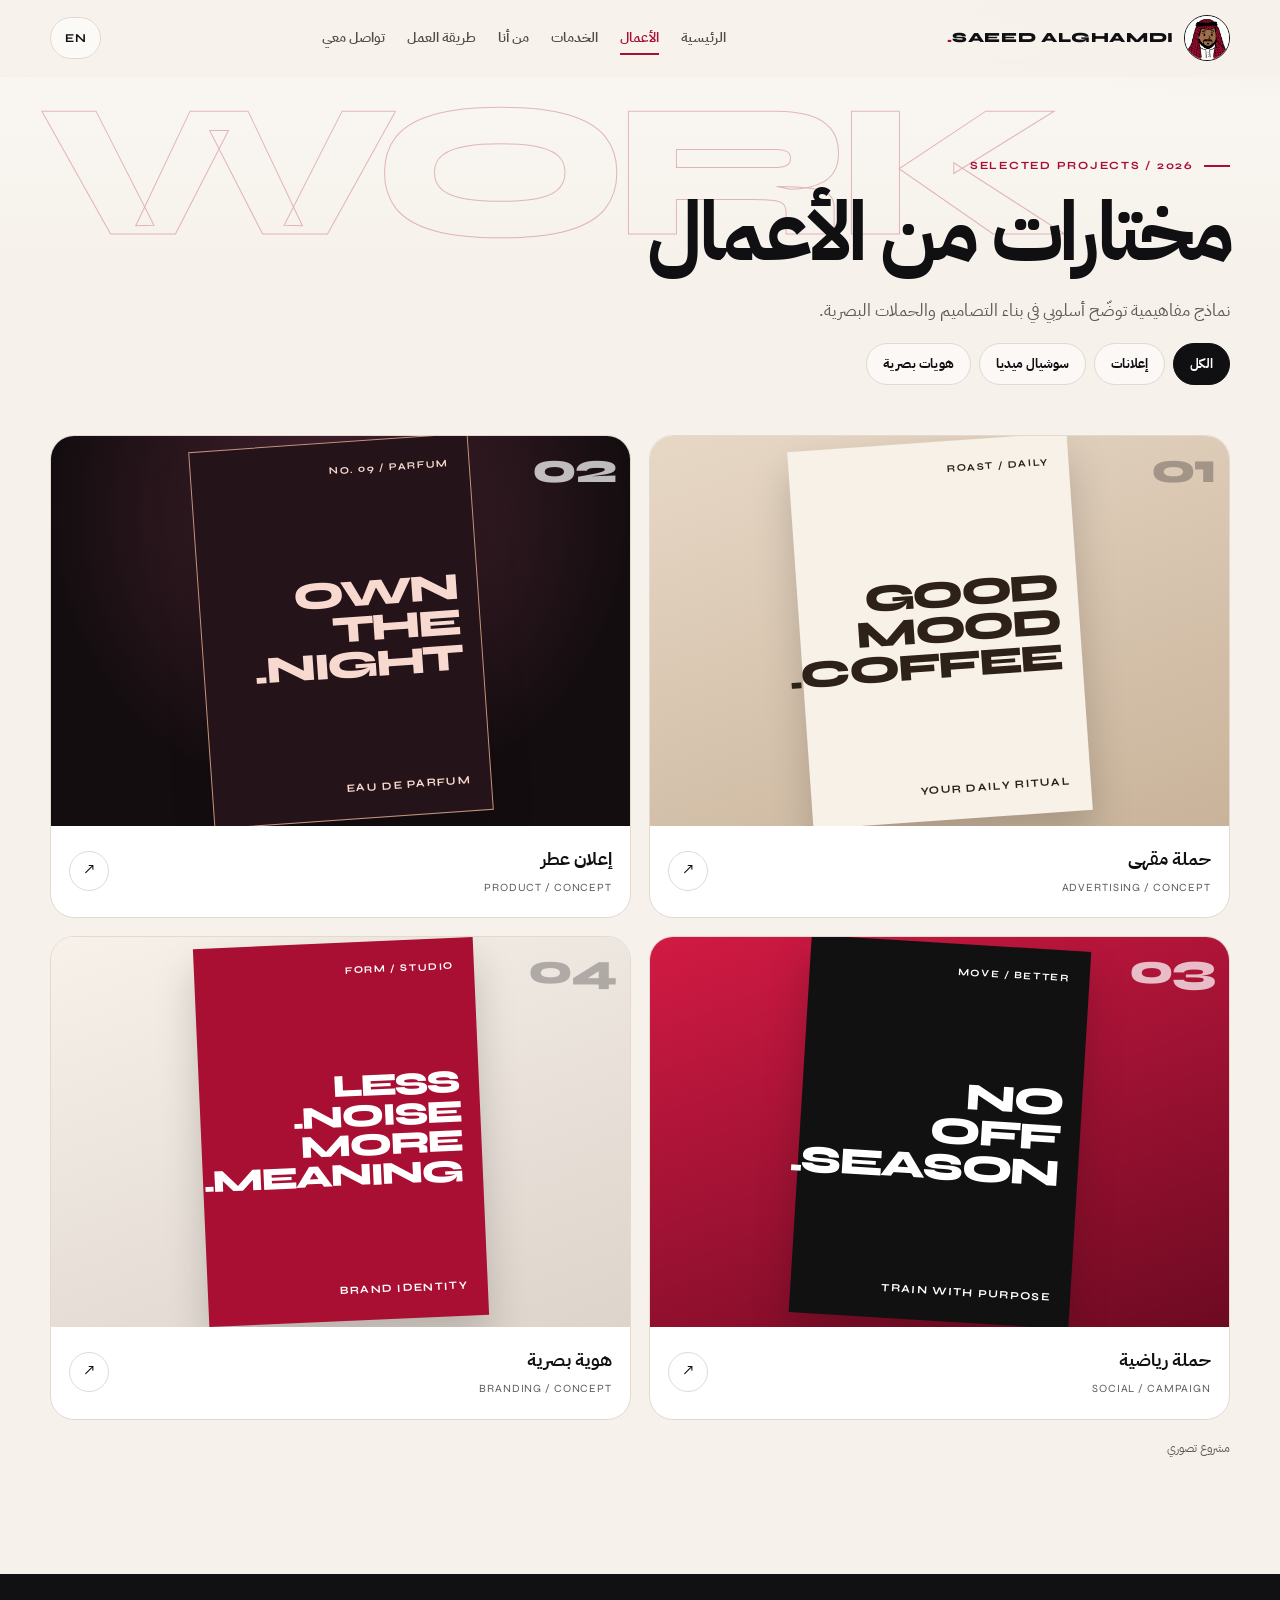
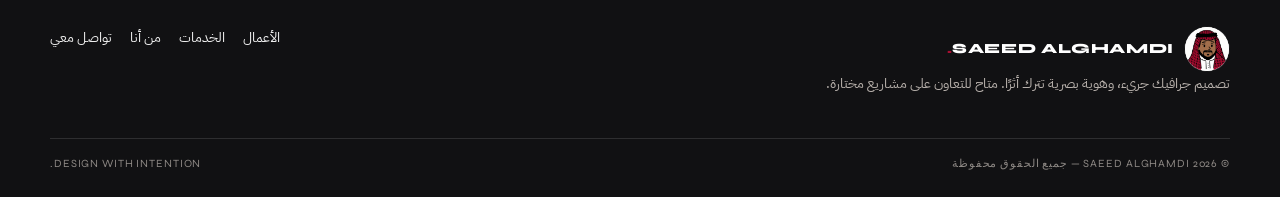
<file: work.html>
<!doctype html>
<html class="js" lang="ar" dir="rtl">
<head>
  <meta charset="utf-8">
  <meta name="viewport" content="width=device-width, initial-scale=1, viewport-fit=cover">
  <meta name="theme-color" content="#a80f32">
  <meta name="color-scheme" content="light">
  <meta name="description" content="Saeed Alghamdi — Independent graphic designer in Saudi Arabia. Bold graphic design, branding and social media campaigns.">
  <title>Saeed Alghamdi</title>
  <link rel="icon" href="assets/saeed-logo.png">
  <link rel="preconnect" href="https://fonts.googleapis.com">
  <link rel="preconnect" href="https://fonts.gstatic.com" crossorigin>
  <link rel="stylesheet" href="https://fonts.googleapis.com/css2?family=IBM+Plex+Sans+Arabic:wght@400;500;600;700&family=Inter:wght@400;500;600;700&family=Syne:wght@600;700;800&display=swap">
  <link rel="stylesheet" href="styles.css">
</head>
<body data-title="Work">
  <a class="skip" href="#main" data-i18n="skip">تخطي إلى المحتوى</a>
  <header class="topbar">
    <div class="container nav">
      <a class="brand" href="index.html">
        <img src="assets/saeed-logo.png" alt="Saeed Alghamdi logo">
        <span>SAEED ALGHAMDI<em>.</em></span>
      </a>
      <nav class="navlinks" id="site-nav" data-i18n-aria="navLabel" aria-label="التنقل الرئيسي">
        <a href="index.html" data-i18n="home">الرئيسية</a>
        <a href="work.html" data-i18n="work">الأعمال</a>
        <a href="services.html" data-i18n="services">الخدمات</a>
        <a href="about.html" data-i18n="about">من أنا</a>
        <a href="process.html" data-i18n="process">طريقة العمل</a>
        <a href="contact.html" data-i18n="contact">تواصل معي</a>
      </nav>
      <div class="navtools">
        <button class="lang" type="button" data-lang-toggle>EN</button>
        <button class="menu-btn" type="button" aria-label="فتح القائمة" aria-expanded="false" aria-controls="site-nav">
          <span class="menu-icon" aria-hidden="true"></span>
        </button>
      </div>
    </div>
  </header>
  <main id="main">
    <section class="page-hero" data-mark="WORK">
      <div class="container">
        <div class="eyebrow">SELECTED PROJECTS / 2026</div>
        <h1 data-i18n="featured">مختارات من الأعمال</h1>
        <p data-i18n="featuredText">نماذج مفاهيمية توضّح أسلوبي في بناء التصاميم والحملات البصرية.</p>
        <div class="filterbar" role="group">
          <button class="filter active" type="button" data-filter="all" data-i18n="filterAll" aria-pressed="true">الكل</button>
          <button class="filter" type="button" data-filter="ads" data-i18n="filterAds" aria-pressed="false">إعلانات</button>
          <button class="filter" type="button" data-filter="social" data-i18n="filterSocial" aria-pressed="false">سوشيال ميديا</button>
          <button class="filter" type="button" data-filter="brand" data-i18n="filterBrand" aria-pressed="false">هويات بصرية</button>
        </div>
      </div>
    </section>
    <section class="section" style="padding-top:8px">
      <div class="container">
        <div class="work-grid">
          <article class="work-card" id="coffee" data-category="ads">
            <div class="work-visual visual-coffee"><div class="poster"><small>ROAST / DAILY</small><b>GOOD<br>MOOD<br>COFFEE.</b><em>YOUR DAILY RITUAL</em></div></div>
            <div class="work-info"><div><h3 data-i18n="coffee">حملة مقهى</h3><p>ADVERTISING / CONCEPT</p></div><span class="arrow">↗</span></div>
          </article>
          <article class="work-card" id="perfume" data-category="ads">
            <div class="work-visual visual-perfume"><div class="poster"><small>NO. 09 / PARFUM</small><b>OWN<br>THE<br>NIGHT.</b><em>EAU DE PARFUM</em></div></div>
            <div class="work-info"><div><h3 data-i18n="perfume">إعلان عطر</h3><p>PRODUCT / CONCEPT</p></div><span class="arrow">↗</span></div>
          </article>
          <article class="work-card" id="sport" data-category="social">
            <div class="work-visual visual-sport"><div class="poster"><small>MOVE / BETTER</small><b>NO<br>OFF<br>SEASON.</b><em>TRAIN WITH PURPOSE</em></div></div>
            <div class="work-info"><div><h3 data-i18n="sport">حملة رياضية</h3><p>SOCIAL / CAMPAIGN</p></div><span class="arrow">↗</span></div>
          </article>
          <article class="work-card" id="identity" data-category="brand">
            <div class="work-visual visual-brand"><div class="poster"><small>FORM / STUDIO</small><b>LESS<br>NOISE.<br>MORE<br>MEANING.</b><em>BRAND IDENTITY</em></div></div>
            <div class="work-info"><div><h3 data-i18n="identity">هوية بصرية</h3><p>BRANDING / CONCEPT</p></div><span class="arrow">↗</span></div>
          </article>
        </div>
        <p class="filter-empty" data-i18n="filterEmpty" hidden>لا توجد أعمال ضمن هذا التصنيف.</p>
        <p class="lead" style="font-size:12px;margin-top:18px" data-i18n="concept">مشروع تصوري</p>
      </div>
    </section>
  </main>
  <footer class="footer">
    <div class="container">
      <div class="footer-top">
        <div>
          <a class="brand brand-light" href="index.html"><img src="assets/saeed-logo.png" alt=""><span>SAEED ALGHAMDI<em>.</em></span></a>
          <p data-i18n="footerText">تصميم جرافيك جريء، وهوية بصرية تترك أثرًا. متاح للتعاون على مشاريع مختارة.</p>
        </div>
        <div class="footer-links">
          <a href="work.html" data-i18n="work">الأعمال</a>
          <a href="services.html" data-i18n="services">الخدمات</a>
          <a href="about.html" data-i18n="about">من أنا</a>
          <a href="contact.html" data-i18n="contact">تواصل معي</a>
        </div>
      </div>
      <div class="copyright">
        <span>© 2026 SAEED ALGHAMDI — <span data-i18n="rights">جميع الحقوق محفوظة</span></span>
        <span>DESIGN WITH INTENTION.</span>
      </div>
    </div>
  </footer>
  <script src="app.js"></script>
</body>
</html>
</file>
<file: styles.css>
:root {
  --wine: #a80f32;
  --wine-dark: #7c0b25;
  --wine-deep: #3d0612;
  --ink: #101012;
  --paper: #f6f1ea;
  --ivory: #fbf7f2;
  --white: #ffffff;
  --sand: #c9b9aa;
  --muted: #5f5956;
  --line: #e3d9d1;
  --radius: 24px;
  --header-bar: 76px;
  --header: calc(var(--header-bar) + env(safe-area-inset-top));
  --shadow: 0 24px 60px rgba(28, 10, 14, 0.1);
  --ease: cubic-bezier(0.22, 1, 0.36, 1);
}

* { box-sizing: border-box; }

html { scroll-behavior: smooth; scroll-padding-top: calc(var(--header) + 12px); }

body {
  margin: 0;
  min-height: 100vh;
  background:
    radial-gradient(880px 420px at 100% -8%, rgba(168, 15, 50, 0.09), transparent 62%),
    linear-gradient(180deg, rgba(255, 255, 255, 0.55), transparent 280px),
    var(--paper);
  color: var(--ink);
  font-family: "IBM Plex Sans Arabic", Inter, sans-serif;
  font-size: 16px;
  line-height: 1.7;
  text-rendering: optimizeLegibility;
}

html[dir="ltr"] body {
  background:
    radial-gradient(880px 420px at 0% -8%, rgba(168, 15, 50, 0.09), transparent 62%),
    linear-gradient(180deg, rgba(255, 255, 255, 0.55), transparent 280px),
    var(--paper);
  font-family: Inter, "IBM Plex Sans Arabic", sans-serif;
}

body.is-leaving {
  opacity: 0;
  transform: translateY(10px);
  transition: opacity 0.28s var(--ease), transform 0.28s var(--ease);
}

img { max-width: 100%; display: block; }
a { color: inherit; text-decoration: none; }
button, input, textarea, select { font: inherit; }
button { cursor: pointer; }
::selection { background: var(--wine); color: white; }

:focus-visible {
  outline: 2px solid var(--wine);
  outline-offset: 3px;
}

.sr {
  position: absolute;
  width: 1px;
  height: 1px;
  padding: 0;
  margin: -1px;
  overflow: hidden;
  clip: rect(0, 0, 0, 0);
  white-space: nowrap;
  border: 0;
}

.skip {
  position: absolute;
  inset-inline-start: 16px;
  top: -48px;
  z-index: 80;
  background: var(--ink);
  color: white;
  padding: 10px 14px;
  border-radius: 999px;
  font-size: 13px;
  font-weight: 700;
}

.skip:focus { top: calc(12px + env(safe-area-inset-top)); }

.container {
  width: min(1180px, calc(100% - 48px));
  margin-inline: auto;
}

.topbar {
  position: sticky;
  top: 0;
  z-index: 40;
  padding-top: env(safe-area-inset-top);
  background: rgba(246, 241, 234, 0.86);
  backdrop-filter: blur(18px);
  border-bottom: 1px solid transparent;
  transition: background 0.3s var(--ease), border-color 0.3s var(--ease), box-shadow 0.3s var(--ease);
}

.topbar.scrolled {
  background: rgba(246, 241, 234, 0.96);
  border-bottom-color: var(--line);
  box-shadow: 0 10px 30px rgba(16, 16, 18, 0.05);
}

body.menu-open .topbar { background: var(--paper); }

.nav {
  min-height: var(--header-bar);
  display: flex;
  align-items: center;
  justify-content: space-between;
  gap: 18px;
}

.brand {
  display: flex;
  align-items: center;
  gap: 10px;
  min-width: 0;
  font-weight: 800;
}

.brand img {
  width: 46px;
  height: 46px;
  flex: none;
  object-fit: cover;
  object-position: center 18%;
  border-radius: 50%;
  background: white;
  border: 1.5px solid var(--ink);
}

.brand span {
  font-family: Syne, Inter, sans-serif;
  font-size: 14px;
  letter-spacing: 0.045em;
  line-height: 1.15;
}

.brand em {
  font-style: normal;
  color: var(--wine);
}

.brand-light span { color: white; }

.navlinks {
  display: flex;
  align-items: center;
  gap: 22px;
  font-size: 13.5px;
  font-weight: 650;
  font-weight: 600;
}

.navlinks a {
  position: relative;
  color: #514c4a;
  padding: 6px 0;
  transition: color 0.2s var(--ease);
}

.navlinks a::after {
  content: "";
  position: absolute;
  inset-inline: 0;
  bottom: 0;
  height: 2px;
  background: var(--wine);
  transform: scaleX(0);
  transform-origin: inline-start;
  transition: transform 0.28s var(--ease);
}

.navlinks a:hover,
.navlinks a.active { color: var(--wine); }

.navlinks a:hover::after,
.navlinks a.active::after { transform: scaleX(1); }

.navtools { display: flex; align-items: center; gap: 8px; }

.lang,
.menu-btn,
.filter {
  border: 1px solid var(--line);
  background: rgba(255, 255, 255, 0.55);
  color: var(--ink);
  border-radius: 999px;
  min-height: 42px;
  transition: transform 0.25s var(--ease), background 0.25s var(--ease), color 0.25s var(--ease), border-color 0.25s var(--ease);
}

.lang {
  padding: 0 14px;
  font-family: Syne, Inter, sans-serif;
  font-size: 12px;
  font-weight: 700;
  letter-spacing: 0.06em;
}

.lang:hover,
.filter:hover { border-color: var(--ink); transform: translateY(-1px); }

.menu-btn {
  display: none;
  width: 44px;
  padding: 0;
  place-items: center;
}

.menu-icon,
.menu-icon::before,
.menu-icon::after {
  display: block;
  width: 18px;
  height: 2px;
  border-radius: 2px;
  background: var(--ink);
  position: relative;
  transition: transform 0.25s var(--ease), top 0.25s var(--ease), background 0.2s;
}

.menu-icon::before,
.menu-icon::after {
  content: "";
  position: absolute;
  inset-inline-start: 0;
}

.menu-icon::before { top: -6px; }
.menu-icon::after { top: 6px; }

.menu-btn[aria-expanded="true"] .menu-icon { background: transparent; }
.menu-btn[aria-expanded="true"] .menu-icon::before { top: 0; transform: rotate(45deg); }
.menu-btn[aria-expanded="true"] .menu-icon::after { top: 0; transform: rotate(-45deg); }

.btn {
  display: inline-flex;
  align-items: center;
  justify-content: center;
  gap: 10px;
  border-radius: 999px;
  padding: 14px 22px;
  background: var(--wine);
  color: white;
  font-weight: 700;
  font-size: 14px;
  line-height: 1.2;
  border: 1px solid var(--wine);
  transition: background 0.25s var(--ease), transform 0.25s var(--ease), box-shadow 0.25s var(--ease), border-color 0.25s var(--ease), color 0.25s var(--ease);
  box-shadow: 0 10px 24px rgba(168, 15, 50, 0.18);
}

.btn:hover {
  background: var(--wine-dark);
  transform: translateY(-2px);
}

.btn.with-arrow::after {
  content: "↗";
  font-family: Inter, sans-serif;
  transition: transform 0.25s var(--ease);
}

.btn.with-arrow:hover::after { transform: translate(3px, -3px); }
html[dir="rtl"] .btn.with-arrow:hover::after { transform: translate(-3px, -3px); }

.btn.outline {
  background: transparent;
  color: var(--ink);
  border-color: #c9bfb8;
  box-shadow: none;
}

.btn.outline:hover {
  background: var(--ink);
  color: white;
  border-color: var(--ink);
}

.kicker,
.eyebrow {
  display: inline-flex;
  align-items: center;
  gap: 10px;
  margin-bottom: 12px;
  color: var(--wine);
  font-weight: 700;
  font-size: 13px;
}

.kicker::before,
.eyebrow::before {
  content: "";
  width: 26px;
  height: 2px;
  background: var(--wine);
  flex: none;
}

.eyebrow {
  font-family: Syne, Inter, sans-serif;
  font-size: 11px;
  letter-spacing: 0.16em;
  text-transform: uppercase;
}

.eyebrow.on-dark,
.kicker.on-dark { color: #f3b7c4; }
.eyebrow.on-dark::before,
.kicker.on-dark::before { background: #f3b7c4; }

h1, h2, h3, p { margin-top: 0; }

h1, h2 {
  font-weight: 700;
  letter-spacing: -0.045em;
  text-wrap: balance;
}

html[dir="ltr"] h1,
html[dir="ltr"] h2,
html[dir="ltr"] .about-copy h2 {
  font-family: Syne, Inter, sans-serif;
  font-weight: 800;
}

h1 {
  font-size: clamp(40px, 6.4vw, 84px);
  line-height: 1.12;
  margin: 0 0 18px;
}

h2 {
  font-size: clamp(30px, 4vw, 52px);
  line-height: 1.18;
  margin-bottom: 12px;
}

h1 span, h2 span { color: var(--wine); }

.hero-copy h1 span {
  background-image: linear-gradient(transparent 62%, rgba(168, 15, 50, 0.16) 62%);
}

.lead, .hero-copy p, .page-hero p {
  color: var(--muted);
  font-size: 17px;
  max-width: 62ch;
}

.hero {
  padding: 42px 0 28px;
}

@media (min-width: 1041px) {
  .hero {
    min-height: calc(100svh - var(--header));
    display: grid;
    align-items: center;
    padding: 28px 0 48px;
  }
}

.hero-grid {
  display: grid;
  grid-template-columns: 1.05fr 0.95fr;
  align-items: center;
  gap: 42px;
}

.hero-copy p { margin-bottom: 28px; }

.actions { display: flex; flex-wrap: wrap; gap: 12px; }

.hero-art,
.about-photo {
  position: relative;
  background: white;
  border: 8px solid var(--wine);
  border-radius: 30px;
  box-shadow: 14px 14px 0 var(--ink);
  overflow: hidden;
}

.hero-art {
  min-height: 540px;
  display: flex;
  flex-direction: column;
  align-items: center;
  justify-content: flex-end;
}

.hero-art::before,
.about-photo::before {
  content: "SA";
  position: absolute;
  inset-inline-end: -12px;
  top: -28px;
  font-family: Syne, Inter, sans-serif;
  font-weight: 800;
  font-size: 210px;
  letter-spacing: -0.08em;
  line-height: 0.8;
  color: rgba(168, 15, 50, 0.08);
  pointer-events: none;
}

.hero-art::after,
.about-photo::after {
  content: "";
  position: absolute;
  width: 280px;
  height: 280px;
  border: 1.5px solid rgba(168, 15, 50, 0.28);
  border-radius: 50%;
  top: 54px;
  left: 50%;
  transform: translateX(-50%);
  pointer-events: none;
}

.hero-art img,
.about-photo img {
  position: relative;
  z-index: 1;
  width: min(92%, 460px);
  height: 500px;
  margin-top: auto;
  object-fit: contain;
  object-position: center bottom;
}

.art-caption {
  position: relative;
  z-index: 2;
  align-self: stretch;
  width: 100%;
  background: var(--ink);
  color: white;
  text-align: center;
  font-family: Syne, Inter, sans-serif;
  font-size: 11px;
  font-weight: 700;
  letter-spacing: 0.16em;
  padding: 12px 10px;
}

.floating-tag {
  position: absolute;
  z-index: 3;
  padding: 11px 14px;
  border-radius: 14px;
  font-family: Syne, Inter, sans-serif;
  font-size: 11px;
  font-weight: 750;
  font-weight: 700;
  letter-spacing: 0.08em;
  box-shadow: var(--shadow);
  animation: floaty 4.8s ease-in-out infinite;
}

.tag-one {
  top: 22px;
  inset-inline-start: 18px;
  background: var(--wine);
  color: white;
}

.tag-two {
  bottom: 62px;
  inset-inline-end: 16px;
  background: var(--ink);
  color: white;
  animation-delay: -1.8s;
}

.stats {
  display: grid;
  grid-template-columns: repeat(3, minmax(0, 1fr));
  gap: 18px;
  margin-top: 34px;
  padding-top: 20px;
  border-top: 1px solid var(--line);
}

.stat strong {
  display: block;
  font-family: Syne, Inter, sans-serif;
  font-size: 28px;
  font-weight: 800;
  letter-spacing: -0.04em;
  line-height: 1.1;
}

.stat span {
  display: block;
  margin-top: 4px;
  color: var(--muted);
  font-size: 12.5px;
  line-height: 1.45;
}

.marquee {
  overflow: hidden;
  background: var(--ink);
  color: var(--ivory);
  border-block: 1px solid rgba(168, 15, 50, 0.85);
  margin: 10px 0 0;
}

.marquee-track {
  display: flex;
  width: max-content;
  animation: ticker 32s linear infinite;
}

.marquee-group { display: flex; align-items: center; }

.marquee-group span {
  display: inline-flex;
  align-items: center;
  gap: 22px;
  padding: 15px 22px;
  font-family: Syne, Inter, sans-serif;
  font-size: 12px;
  font-weight: 700;
  letter-spacing: 0.18em;
  white-space: nowrap;
}

.marquee-group span::after {
  content: "✦";
  color: #e38aa0;
  font-size: 11px;
}

.section { padding: 84px 0; }

.section-head {
  display: flex;
  justify-content: space-between;
  align-items: end;
  gap: 24px 32px;
  margin-bottom: 28px;
}

.section-head > div { max-width: 680px; }
.section-head h2 { margin-bottom: 0; }
.section-head p { max-width: 380px; margin: 0; color: var(--muted); }
.section-head .btn { flex: none; }

.work-grid {
  display: grid;
  grid-template-columns: repeat(2, minmax(0, 1fr));
  gap: 18px;
  counter-reset: work;
}

.work-card {
  counter-increment: work;
  background: white;
  border: 1px solid var(--line);
  border-radius: var(--radius);
  overflow: hidden;
  min-width: 0;
  transition: transform 0.35s var(--ease), box-shadow 0.35s var(--ease), border-color 0.35s var(--ease);
}

.work-card > a { display: block; height: 100%; }

.work-card:hover {
  transform: translateY(-6px);
  border-color: transparent;
  box-shadow: var(--shadow);
}

.work-visual {
  position: relative;
  height: 390px;
  display: grid;
  place-items: center;
  overflow: hidden;
}

.work-visual::after {
  content: counter(work, decimal-leading-zero);
  position: absolute;
  top: 12px;
  inset-inline-start: 16px;
  z-index: 2;
  font-family: Syne, Inter, sans-serif;
  font-size: 42px;
  font-weight: 800;
  letter-spacing: -0.06em;
  line-height: 1;
  color: rgba(255, 255, 255, 0.72);
}

.visual-coffee { background: linear-gradient(160deg, #e7d8c6, #c9b39a); }
.visual-perfume { background: radial-gradient(circle at 50% 20%, #4a2430, #140d10 68%); }
.visual-sport { background: linear-gradient(160deg, #d21a44, #6d0a22); }
.visual-brand { background: linear-gradient(160deg, #f7f1ea, #ddd4cb); }

.visual-coffee::after,
.visual-brand::after { color: rgba(16, 16, 18, 0.28); }

.poster {
  width: min(74%, 280px);
  aspect-ratio: 3 / 4.05;
  display: flex;
  flex-direction: column;
  justify-content: space-between;
  padding: 20px;
  box-shadow: 0 22px 40px rgba(0, 0, 0, 0.18);
  transform: rotate(-4deg);
  transition: transform 0.45s var(--ease);
  position: relative;
  z-index: 1;
}

.work-card:hover .poster { transform: rotate(0deg) scale(1.03); }

.poster small {
  font-family: Syne, Inter, sans-serif;
  font-size: 10px;
  font-weight: 700;
  letter-spacing: 0.16em;
}

.poster b {
  font-family: Syne, Inter, sans-serif;
  font-size: clamp(28px, 3vw, 46px);
  font-weight: 800;
  line-height: 0.92;
  letter-spacing: -0.06em;
}

.poster em {
  font-style: normal;
  font-family: Syne, Inter, sans-serif;
  font-size: 11px;
  font-weight: 700;
  letter-spacing: 0.12em;
}

.visual-coffee .poster { background: #f7f1e8; color: #2d2118; }
.visual-perfume .poster { background: #241318; color: #f8d9cf; border: 1px solid #c4927c; }
.visual-sport .poster { background: #111; color: white; transform: rotate(3.5deg); }
.visual-brand .poster { background: var(--wine); color: white; transform: rotate(-2.5deg); }
.visual-brand .poster b { font-size: clamp(24px, 2.5vw, 36px); }

.work-info {
  display: flex;
  justify-content: space-between;
  align-items: center;
  gap: 16px;
  padding: 18px 18px 20px;
}

.work-info h3 { margin: 0 0 4px; font-size: 18px; }
.work-info p {
  margin: 0;
  color: var(--muted);
  font-family: Syne, Inter, sans-serif;
  font-size: 11px;
  letter-spacing: 0.08em;
}

.arrow {
  width: 40px;
  height: 40px;
  flex: none;
  display: grid;
  place-items: center;
  border: 1px solid var(--line);
  border-radius: 50%;
  transition: background 0.25s var(--ease), color 0.25s var(--ease), border-color 0.25s var(--ease), transform 0.25s var(--ease);
}

.work-card:hover .arrow {
  background: var(--wine);
  border-color: var(--wine);
  color: white;
  transform: translate(2px, -2px);
}

html[dir="rtl"] .work-card:hover .arrow { transform: translate(-2px, -2px); }

.services-grid {
  display: grid;
  grid-template-columns: repeat(3, minmax(0, 1fr));
  gap: 14px;
}

.service {
  background: rgba(255, 255, 255, 0.78);
  border: 1px solid var(--line);
  border-radius: 22px;
  padding: 24px;
  min-height: 220px;
  transition: transform 0.3s var(--ease), background 0.3s var(--ease), color 0.3s var(--ease), border-color 0.3s var(--ease);
}

.service .num {
  font-family: Syne, Inter, sans-serif;
  font-size: 12px;
  font-weight: 800;
  letter-spacing: 0.12em;
  color: var(--wine);
}

.service h3 { font-size: 22px; margin: 28px 0 8px; }
.service p { margin: 0; color: var(--muted); font-size: 14.5px; }

@media (hover: hover) and (pointer: fine) {
  .service:hover {
    background: var(--ink);
    color: white;
    border-color: var(--ink);
    transform: translateY(-6px);
  }

  .service:hover .num { color: #f0a8b8; }
  .service:hover p { color: #c9c1bb; }
}

.dark-band {
  position: relative;
  overflow: hidden;
  background:
    linear-gradient(135deg, rgba(168, 15, 50, 0.95), rgba(168, 15, 50, 0.2) 34%, transparent 35%),
    var(--ink);
  color: white;
  border-radius: 30px;
  padding: 52px;
  display: flex;
  justify-content: space-between;
  align-items: center;
  gap: 28px;
}

.dark-band::before {
  content: "CREATE";
  position: absolute;
  inset-inline-end: -8px;
  bottom: -46px;
  font-family: Syne, Inter, sans-serif;
  font-size: clamp(90px, 14vw, 180px);
  font-weight: 800;
  line-height: 0.8;
  color: transparent;
  -webkit-text-stroke: 1px rgba(243, 183, 196, 0.35);
  pointer-events: none;
}

.dark-band > * { position: relative; z-index: 1; }
.dark-band h2 { color: white; max-width: 14ch; }
.dark-band p { color: #c9c0bb; max-width: 46ch; margin: 0; }

.page-hero {
  position: relative;
  overflow: hidden;
  padding: 72px 0 20px;
}

.page-hero::after {
  content: attr(data-mark);
  position: absolute;
  inset-inline-end: 3vw;
  top: 18px;
  z-index: 0;
  font-family: Syne, Inter, sans-serif;
  font-weight: 800;
  font-size: clamp(72px, 15vw, 200px);
  line-height: 0.8;
  letter-spacing: -0.07em;
  color: transparent;
  -webkit-text-stroke: 1px rgba(168, 15, 50, 0.28);
  pointer-events: none;
}

.page-hero .container { position: relative; z-index: 1; }
.page-hero h1 { max-width: 16em; }

.filterbar {
  display: flex;
  flex-wrap: wrap;
  gap: 8px;
  margin: 8px 0 22px;
}

.filter {
  padding: 0 16px;
  font-size: 13px;
  font-weight: 700;
}

.filter.active {
  background: var(--ink);
  color: white;
  border-color: var(--ink);
}

.filter-empty {
  margin: 12px 0 0;
  padding: 28px;
  text-align: center;
  border: 1px dashed var(--line);
  border-radius: 18px;
  color: var(--muted);
  background: rgba(255, 255, 255, 0.55);
}

.about-grid,
.contact-grid {
  display: grid;
  grid-template-columns: 0.86fr 1.14fr;
  gap: 36px;
  align-items: center;
}

.about-photo {
  min-height: 520px;
  display: flex;
  align-items: flex-end;
  justify-content: center;
}

.about-copy p { color: var(--muted); }

.facts {
  display: grid;
  grid-template-columns: repeat(3, minmax(0, 1fr));
  gap: 10px;
  margin: 22px 0;
}

.fact {
  background: white;
  border: 1px solid var(--line);
  border-radius: 16px;
  padding: 14px;
  min-width: 0;
}

.fact b {
  display: block;
  font-family: Syne, Inter, sans-serif;
  font-size: 16px;
  line-height: 1.35;
}

.fact span { display: block; color: var(--muted); font-size: 12px; }

.process {
  display: grid;
  grid-template-columns: repeat(4, minmax(0, 1fr));
  gap: 14px;
}

.step {
  background: white;
  border: 1px solid var(--line);
  border-top: 3px solid var(--wine);
  border-radius: 20px;
  padding: 22px 18px 20px;
  min-height: 230px;
  transition: transform 0.3s var(--ease), box-shadow 0.3s var(--ease);
}

.step:hover { transform: translateY(-5px); box-shadow: var(--shadow); }

.step b {
  font-family: Syne, Inter, sans-serif;
  font-size: 12px;
  letter-spacing: 0.12em;
  color: var(--wine);
}

.step h3 { margin: 22px 0 8px; font-size: 22px; }
.step p { margin: 0; color: var(--muted); font-size: 14.5px; }

.contact-card,
.form-card {
  background: rgba(255, 255, 255, 0.86);
  border: 1px solid var(--line);
  border-radius: 26px;
  padding: 28px;
}

.contact-grid { align-items: stretch; }
.contact-card h2 { margin-bottom: 8px; }

.contact-line {
  padding: 16px 0;
  border-bottom: 1px solid var(--line);
}

.contact-line:last-child { border-bottom: 0; padding-bottom: 0; }

.contact-line small {
  display: block;
  color: var(--muted);
  font-family: Syne, Inter, sans-serif;
  font-size: 11px;
  letter-spacing: 0.12em;
  text-transform: uppercase;
}

.contact-line strong { display: block; margin-top: 3px; font-size: 16px; }

.field { display: block; margin-bottom: 14px; }

.field span {
  display: block;
  margin-bottom: 7px;
  font-size: 13px;
  font-weight: 700;
}

.field input,
.field textarea,
.field select {
  width: 100%;
  border: 1px solid var(--line);
  border-radius: 14px;
  background: var(--ivory);
  color: var(--ink);
  padding: 13px 14px;
  outline: none;
  transition: border-color 0.2s var(--ease), box-shadow 0.2s var(--ease), background 0.2s var(--ease);
}

.field textarea { min-height: 130px; resize: vertical; }

.field select {
  appearance: none;
  padding-inline-end: 40px;
  background-image:
    linear-gradient(45deg, transparent 50%, var(--wine) 50%),
    linear-gradient(135deg, var(--wine) 50%, transparent 50%);
  background-position: calc(100% - 18px) calc(50% - 3px), calc(100% - 12px) calc(50% - 3px);
  background-size: 6px 6px, 6px 6px;
  background-repeat: no-repeat;
}

html[dir="rtl"] .field select {
  background-position: 18px calc(50% - 3px), 12px calc(50% - 3px);
}

html[dir="rtl"] input[type="email"] {
  direction: ltr;
  text-align: right;
}

.field input:focus,
.field textarea:focus,
.field select:focus {
  border-color: var(--wine);
  background: white;
  box-shadow: 0 0 0 4px rgba(168, 15, 50, 0.12);
}

.form-card .btn { min-width: 180px; }

.form-note { margin: 12px 0 0; color: var(--muted); font-size: 12px; }

.footer {
  background: #111113;
  color: white;
  padding: 52px 0 calc(24px + env(safe-area-inset-bottom));
  margin-top: 20px;
}

.footer-top {
  display: flex;
  justify-content: space-between;
  align-items: flex-start;
  gap: 32px;
  padding-bottom: 28px;
}

.footer p { color: #b7b0ab; max-width: 420px; font-size: 14px; }

.footer-links {
  display: flex;
  flex-wrap: wrap;
  gap: 14px 18px;
  font-size: 14px;
  color: #eee;
}

.footer-links a { transition: color 0.2s var(--ease); }
.footer-links a:hover { color: #f3b7c4; }

.copyright {
  border-top: 1px solid rgba(255, 255, 255, 0.12);
  padding-top: 16px;
  display: flex;
  justify-content: space-between;
  gap: 12px;
  color: #8d8884;
  font-family: Syne, Inter, sans-serif;
  font-size: 11px;
  letter-spacing: 0.08em;
}

.reveal { animation: rise 0.75s var(--ease) both; }

.js .reveal {
  opacity: 0;
  transform: translateY(22px);
  animation: none;
}

.js .reveal.in {
  opacity: 1;
  transform: none;
  transition: opacity 0.7s var(--ease) var(--d, 0ms), transform 0.7s var(--ease) var(--d, 0ms);
}

[hidden] { display: none !important; }

@keyframes rise {
  from { opacity: 0; transform: translateY(18px); }
  to { opacity: 1; transform: none; }
}

@keyframes floaty {
  0%, 100% { transform: translateY(0); }
  50% { transform: translateY(-8px); }
}

@keyframes ticker {
  from { transform: translateX(0); }
  to { transform: translateX(-50%); }
}

html[dir="rtl"] .marquee-track { animation-direction: reverse; }

@media (hover: none) {
  .service:hover,
  .work-card:hover,
  .step:hover,
  .btn:hover { transform: none; }
}

@media (max-width: 1040px) {
  .menu-btn { display: grid; }

  .navlinks {
    position: fixed;
    inset-inline: 0;
    top: var(--header);
    height: calc(100dvh - var(--header));
    display: flex;
    flex-direction: column;
    align-items: stretch;
    gap: 4px;
    padding: 18px 22px 32px;
    background: var(--paper);
    overflow: auto;
    visibility: hidden;
    opacity: 0;
    pointer-events: none;
    transform: translateY(-8px);
    transition: opacity 0.28s var(--ease), transform 0.28s var(--ease), visibility 0.28s;
  }

  .navlinks a {
    font-size: 28px;
    font-weight: 700;
    letter-spacing: -0.04em;
    padding: 12px 0;
    border-bottom: 1px solid var(--line);
    opacity: 0;
    transform: translateY(10px);
  }

  .navlinks a::after { display: none; }

  .navlinks.open {
    visibility: visible;
    opacity: 1;
    pointer-events: auto;
    transform: none;
  }

  .navlinks.open a {
    opacity: 1;
    transform: none;
    transition: opacity 0.4s var(--ease), transform 0.4s var(--ease), color 0.2s;
  }

  .navlinks.open a:nth-child(1) { transition-delay: 0.04s; }
  .navlinks.open a:nth-child(2) { transition-delay: 0.07s; }
  .navlinks.open a:nth-child(3) { transition-delay: 0.1s; }
  .navlinks.open a:nth-child(4) { transition-delay: 0.13s; }
  .navlinks.open a:nth-child(5) { transition-delay: 0.16s; }
  .navlinks.open a:nth-child(6) { transition-delay: 0.19s; }

  .hero-grid,
  .about-grid,
  .contact-grid,
  .services-grid { grid-template-columns: 1fr 1fr; }

  .process { grid-template-columns: 1fr 1fr; }
  .section-head { align-items: flex-start; flex-direction: column; }
  .dark-band { padding: 32px; align-items: flex-start; flex-direction: column; }
}

@media (max-width: 800px) {
  .hero-grid,
  .about-grid,
  .contact-grid { grid-template-columns: 1fr; }
  .services-grid { grid-template-columns: 1fr; }
  .work-grid { grid-template-columns: 1fr; }
}

@media (max-width: 640px) {
  :root { --header-bar: 66px; }
  .container { width: min(100% - 28px, 1180px); }
  .brand img { width: 40px; height: 40px; }
  .brand span { font-size: 12px; letter-spacing: 0.03em; }
  .hero { padding: 28px 0 10px; }
  .hero-grid { gap: 22px; }
  .hero-copy p, .page-hero p, .lead { font-size: 15.5px; }
  .hero-art, .about-photo {
    min-height: 420px;
    border-width: 6px;
    box-shadow: 8px 8px 0 var(--ink);
    border-radius: 24px;
  }
  .hero-art img, .about-photo img { height: 390px; }
  .hero-art::before, .about-photo::before { font-size: 140px; }
  .stats { grid-template-columns: 1fr; gap: 0; }
  .stat {
    display: flex;
    justify-content: space-between;
    align-items: center;
    gap: 12px;
    padding: 12px 0;
    border-bottom: 1px solid var(--line);
  }
  .stat strong { font-size: 22px; }
  .stat span { margin: 0; text-align: end; }
  .section { padding: 58px 0; }
  .page-hero { padding: 36px 0 8px; }
  .page-hero::after { font-size: 64px; top: 8px; }
  .work-visual { height: 340px; }
  .process, .facts { grid-template-columns: 1fr; }
  .step { min-height: 0; }
  .actions, .dark-band .btn, .form-card .btn { width: 100%; }
  .contact-card, .form-card { padding: 20px; }
  .field input, .field textarea, .field select { font-size: 16px; }
  .footer-top, .copyright { flex-direction: column; }
  .floating-tag { font-size: 10px; padding: 9px 10px; }
  .tag-two { bottom: 54px; }
}

@media (max-width: 380px) {
  .brand span { display: none; }
}

@media (scripting: none) {
  .js .reveal { opacity: 1; transform: none; }
}

@media (prefers-reduced-motion: reduce) {
  html { scroll-behavior: auto; }
  *, *::before, *::after {
    animation: none !important;
    transition: none !important;
  }
  .js .reveal { opacity: 1; transform: none; }
  body.is-leaving { opacity: 1; transform: none; }
}

@media print {
  .topbar, .marquee, .skip, .actions, .filterbar, .form-card { display: none !important; }
  body { background: white; }
  .hero-art, .about-photo, .work-card, .service, .step { box-shadow: none; }
}
</file>
